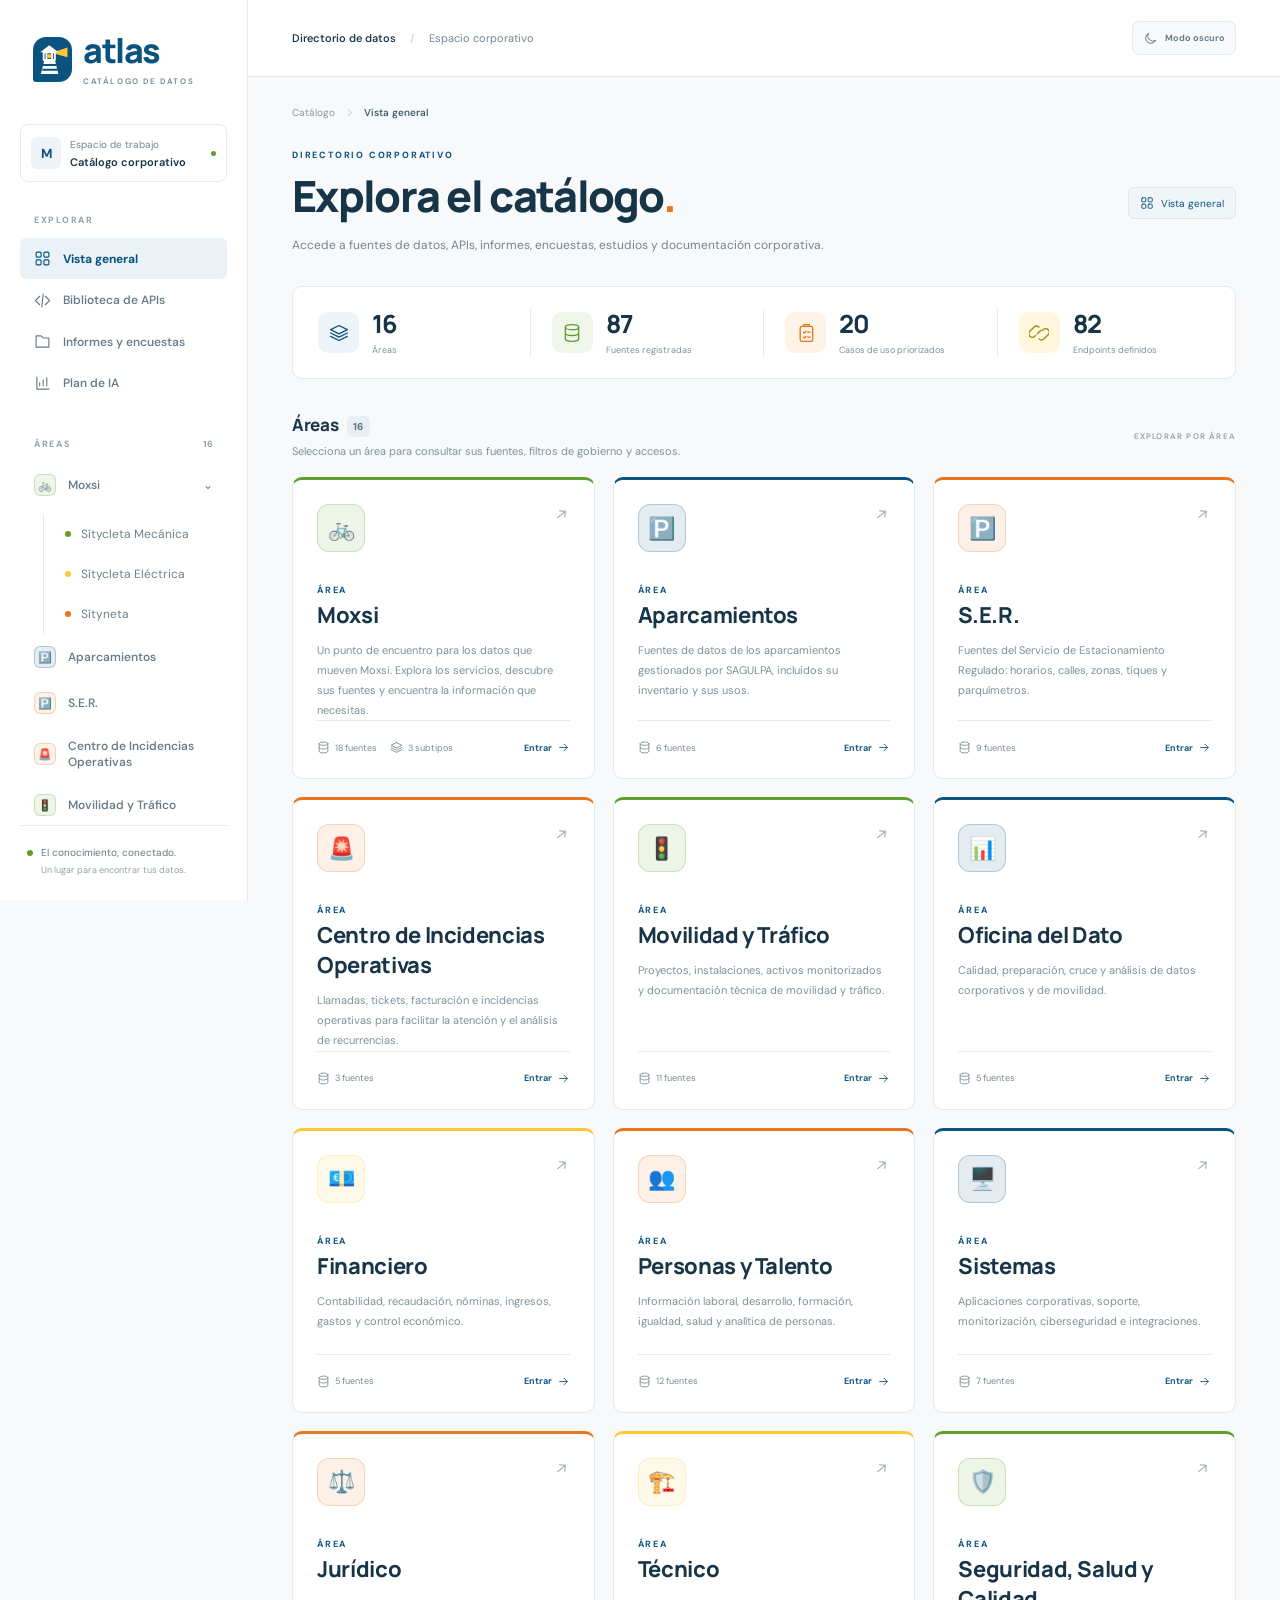
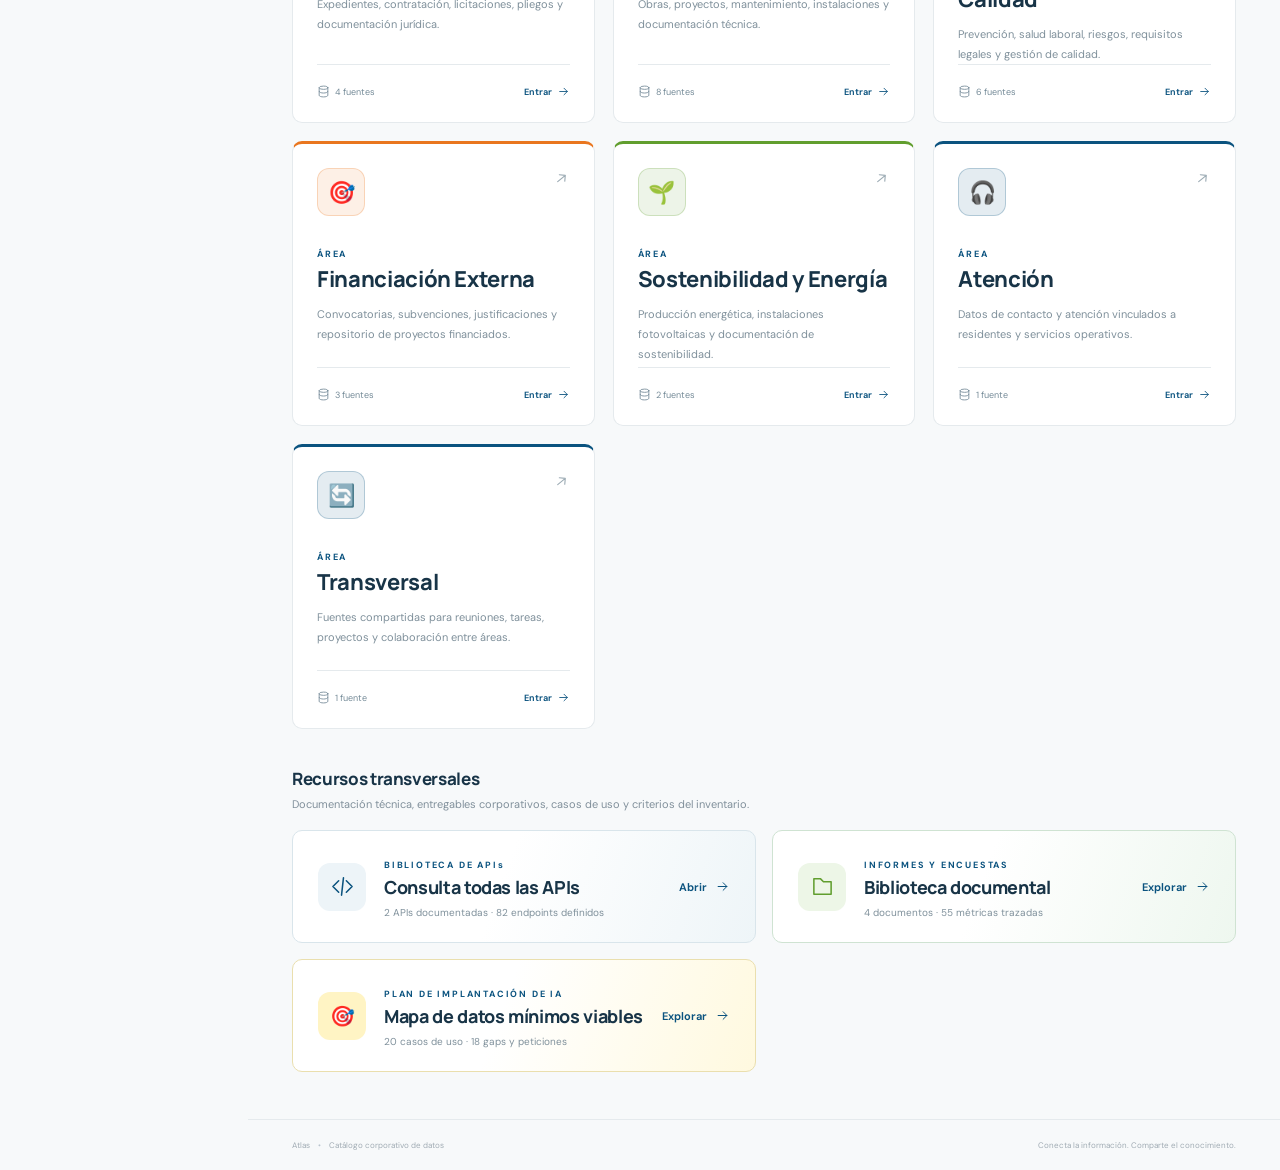
<file: index.html>
<!doctype html>
<html lang="es">
  <head>
    <meta charset="UTF-8" />
    <meta name="viewport" content="width=device-width, initial-scale=1" />
    <meta id="theme-color" name="theme-color" content="#0B537F" />
    <title>Atlas · Catálogo de datos</title>
    <script>
      (() => {
        const storageKey = "atlas-theme";
        let savedTheme;
        try {
          savedTheme = localStorage.getItem(storageKey);
        } catch (_) {}
        const theme =
          savedTheme === "light" || savedTheme === "dark"
            ? savedTheme
            : matchMedia("(prefers-color-scheme: dark)").matches
              ? "dark"
              : "light";
        document.documentElement.dataset.theme = theme;
      })();
    </script>
    <link rel="stylesheet" href="styles.css" />
  </head>
  <body>
    <a class="skip" href="#main">Saltar al contenido</a>
    <aside class="sidebar" aria-label="Navegación principal">
      <a class="brand" href="#/overview"
        ><span class="brand-icon" aria-hidden="true"
          ><svg viewBox="0 0 48 52" role="img">
            <path class="lighthouse-beam" d="M27 15 45 9v14l-18-5z" />
            <path class="lighthouse-body" d="m6 16 13-10 13 10H6Z" />
            <path
              class="lighthouse-frame"
              d="M11 16h16v11H11zM15 16v11m8-11v11"
            />
            <circle class="lighthouse-light" cx="19" cy="21.5" r="3" />
            <path class="lighthouse-body" d="M12 27h15l5 20H7l5-20Z" />
            <path
              class="lighthouse-stripes"
              d="M10 34h19M9 41h22"
            /></svg></span
        ><span>atlas<small>CATÁLOGO DE DATOS</small></span></a
      >
      <div class="workspace">
        <span class="workspace-icon">M</span>
        <div>Espacio de trabajo<small>Catálogo corporativo</small></div>
        <span class="workspace-dot"></span>
      </div>
      <div class="nav-label">EXPLORAR</div>
      <a class="nav-item" href="#/overview" id="overview-nav"
        ><span data-icon="grid"></span>Vista general</a
      >
      <a class="nav-item" href="#/apis" id="api-nav"
        ><span data-icon="code"></span>Biblioteca de APIs</a
      >
      <a class="nav-item" href="#/documents" id="document-nav"
        ><span data-icon="folder"></span>Informes y encuestas</a
      >
      <a class="nav-item" href="#/plan-ia" id="inventory-nav"
        ><span data-icon="chart"></span>Plan de IA</a
      >
      <div class="nav-label area-label">ÁREAS <span>01</span></div>
      <div id="department-nav"></div>
      <div class="sidebar-bottom">
        <span class="live-dot"></span>
        <div>
          El conocimiento, conectado.<small
            >Un lugar para encontrar tus datos.</small
          >
        </div>
      </div>
    </aside>
    <div class="app">
      <header class="topbar">
        <div class="topbar-title">
          Directorio de datos <span>/</span>
          <span class="muted">Espacio corporativo</span>
        </div>
        <div class="topbar-right">
          <button class="theme-toggle" id="theme-toggle" type="button">
            <span class="theme-toggle-icon" aria-hidden="true"></span>
            <span class="theme-toggle-label"></span>
          </button>
        </div>
      </header>
      <main id="main" tabindex="-1"></main>
      <footer>
        <span
          >Atlas <span class="footer-dot">•</span> Catálogo corporativo de
          datos</span
        ><span>Conecta la información. Comparte el conocimiento.</span>
      </footer>
    </div>
    <script src="catalog-data.js"></script>
    <script src="inventory-data.js"></script>
    <script src="api-library.js"></script>
    <script src="nextbike-api-data.js"></script>
    <script src="document-library.js"></script>
    <script src="app.js"></script>
  </body>
</html>
</file>
<file: styles.css>
@import url("https://fonts.googleapis.com/css2?family=DM+Sans:wght@400;450;500;550;600;650;700&family=Manrope:wght@400;500;600;650;700;750;800&display=swap");

:root {
  color-scheme: light;
  --primary: #0b537f;
  --orange: #e9761f;
  --yellow: #fec735;
  --green: #619e2e;
  --ink: #183447;
  --muted: #758491;
  --line: #e5eaed;
  --background: #f7f9fa;
  --sidebar: 248px;
}
* {
  box-sizing: border-box;
}
[hidden] {
  display: none !important;
}
body {
  margin: 0;
  background: var(--background);
  color: var(--ink);
  font-family: "DM Sans", sans-serif;
  font-size: 14px;
  -webkit-font-smoothing: antialiased;
}
a {
  color: inherit;
  text-decoration: none;
}
button,
input,
select {
  font: inherit;
}
button,
a,
input,
select {
  -webkit-tap-highlight-color: transparent;
}
button {
  cursor: pointer;
}
a,
button,
input,
select {
  outline-offset: 5px;
}
a:focus-visible,
button:focus-visible,
input:focus-visible,
select:focus-visible {
  outline: 2px solid var(--primary);
}
svg {
  flex-shrink: 0;
  vertical-align: middle;
}
.skip {
  position: fixed;
  left: 20px;
  top: -60px;
  padding: 12px;
  background: white;
  z-index: 100;
}
.skip:focus {
  top: 12px;
}
.sidebar {
  width: var(--sidebar);
  background: #fff;
  border-right: 1px solid var(--line);
  position: fixed;
  inset: 0 auto 0 0;
  padding: 33px 20px 24px;
  display: flex;
  flex-direction: column;
  z-index: 10;
}
.brand {
  display: flex;
  align-items: center;
  gap: 11px;
  padding: 0 13px;
  color: var(--primary);
  font-family: Manrope, sans-serif;
  font-weight: 800;
  font-size: 34px;
  letter-spacing: -1.4px;
  line-height: 1;
}
.brand small {
  display: block;
  font-family: "DM Sans", sans-serif;
  font-size: 8px;
  font-weight: 650;
  letter-spacing: 1.6px;
  color: #7b8c99;
  margin-top: 10px;
}
.brand-icon {
  width: 39px;
  height: 45px;
  border-radius: 13px 13px 13px 3px;
  background: var(--primary);
  color: white;
  display: grid;
  place-items: center;
}
.brand-icon svg {
  width: 86%;
  height: 86%;
  overflow: visible;
}
.lighthouse-body {
  fill: currentColor;
}
.lighthouse-frame {
  fill: none;
  stroke: currentColor;
  stroke-width: 2.7;
  stroke-linejoin: round;
}
.lighthouse-beam,
.lighthouse-light {
  fill: #fec735;
}
.lighthouse-stripes {
  fill: none;
  stroke: #0b537f;
  stroke-width: 3;
}
.workspace {
  border: 1px solid var(--line);
  border-radius: 8px;
  padding: 12px 10px;
  display: flex;
  align-items: center;
  gap: 9px;
  margin: 39px 0 32px;
  font-size: 10px;
  color: var(--muted);
}
.workspace-icon {
  background: #edf3f6;
  color: var(--primary);
  border-radius: 6px;
  width: 30px;
  height: 32px;
  display: grid;
  place-items: center;
  font-size: 13px;
  font-weight: 700;
}
.workspace small {
  display: block;
  font-size: 11px;
  font-weight: 600;
  color: var(--ink);
  margin-top: 4px;
}
.workspace-dot {
  width: 5px;
  height: 5px;
  background: var(--green);
  border-radius: 50%;
  margin-left: auto;
}
.nav-label {
  font-size: 9px;
  font-weight: 700;
  letter-spacing: 1.7px;
  color: #94a0a9;
  padding: 0 14px;
  margin-bottom: 12px;
}
.nav-item {
  display: flex;
  align-items: center;
  gap: 12px;
  padding: 12px 14px;
  border-radius: 6px;
  font-size: 12px;
  font-weight: 550;
  color: #677a88;
  transition: background 0.15s;
}
.nav-item svg {
  width: 17px;
  height: 17px;
}
.area-emoji {
  width: 22px;
  height: 22px;
  display: grid;
  place-items: center;
  flex-shrink: 0;
  border: 1px solid color-mix(in srgb, var(--area-accent) 25%, transparent);
  border-radius: 6px;
  background: color-mix(in srgb, var(--area-accent) 10%, transparent);
  font-size: 11px;
}
.nav-item:hover {
  background: #f4f7f9;
}
.area-label {
  margin-top: 34px;
  display: flex;
  justify-content: space-between;
}
.area-label span {
  letter-spacing: 0;
  font-size: 9px;
}
#department-nav {
  flex: 1;
  min-height: 0;
  margin-right: -8px;
  padding-right: 8px;
  overflow-y: auto;
  scrollbar-color: #c7d4dc transparent;
  scrollbar-width: thin;
}
.nav-item.active {
  color: var(--primary);
  background: #eaf2f7;
  font-weight: 700;
}
.nav-chevron {
  margin-left: auto;
}
.service-nav {
  margin: 6px 0 0 23px;
  border-left: 1px solid var(--line);
  padding-left: 17px;
}
.service-nav a {
  display: flex;
  align-items: center;
  gap: 10px;
  padding: 12px 4px;
  font-size: 12px;
  color: #70808c;
}
.service-nav a:hover,
.service-nav a.active {
  color: var(--primary);
  font-weight: 650;
}
.service-dot {
  width: 6px;
  height: 6px;
  border-radius: 50%;
  background: var(--green);
}
.service-dot.orange {
  background: var(--orange);
}
.service-dot.electric {
  background: var(--yellow);
}
.sidebar-bottom {
  border-top: 1px solid var(--line);
  margin-top: auto;
  padding: 20px 7px 0;
  display: flex;
  align-items: flex-start;
  gap: 8px;
  font-size: 10px;
  color: #647886;
}
.live-dot {
  display: inline-block;
  height: 6px;
  width: 6px;
  border-radius: 50%;
  background: var(--green);
  flex-shrink: 0;
}
.sidebar-bottom .live-dot {
  margin-top: 4px;
}
.sidebar-bottom small {
  display: block;
  color: #94a0a9;
  font-size: 9px;
  margin-top: 5px;
}
.app {
  margin-left: var(--sidebar);
}
.topbar {
  height: 77px;
  background: #fff;
  border-bottom: 1px solid var(--line);
  display: flex;
  align-items: center;
  justify-content: space-between;
  padding: 0 44px;
}
.topbar-title {
  font-size: 11px;
  font-weight: 550;
  display: flex;
  gap: 14px;
}
.topbar-title > span:first-child {
  color: #c9d2d8;
}
.muted {
  color: var(--muted);
  font-weight: 400;
}
.topbar-right {
  display: flex;
  align-items: center;
  gap: 25px;
}
.theme-toggle {
  display: inline-flex;
  height: 34px;
  align-items: center;
  gap: 7px;
  padding: 0 10px;
  border: 1px solid var(--line);
  border-radius: 7px;
  background: #f7f9fa;
  color: #627988;
  transition:
    color 0.15s,
    background 0.15s,
    border-color 0.15s;
}
.theme-toggle:hover {
  background: #edf3f6;
  color: var(--primary);
}
.theme-toggle-icon {
  display: grid;
  place-items: center;
}
.theme-toggle-icon svg {
  width: 15px;
  height: 15px;
}
.theme-toggle-label {
  font-size: 9px;
  font-weight: 650;
  white-space: nowrap;
}
main {
  max-width: 1470px;
  padding: 29px 44px 32px;
  margin: 0 auto;
  min-height: calc(100vh - 138px);
}
main:focus {
  outline: none;
}
.breadcrumbs {
  display: flex;
  gap: 9px;
  align-items: center;
  font-size: 10px;
  color: #8997a2;
  margin-bottom: 30px;
}
.breadcrumbs svg {
  width: 11px;
  height: 11px;
  color: #a9b6be;
}
.breadcrumbs > span:last-child,
.breadcrumbs > a:last-child {
  color: #38576c;
  font-weight: 550;
}
.breadcrumbs a:hover {
  text-decoration: underline;
}
.page-heading {
  display: flex;
  justify-content: space-between;
  gap: 20px;
  align-items: center;
  margin-bottom: 29px;
}
.eyebrow {
  color: var(--primary);
  font-size: 9px;
  letter-spacing: 1.8px;
  font-weight: 700;
  margin-bottom: 9px;
}
h1,
h2,
h3,
p {
  margin: 0;
}
h1,
h2,
h3 {
  font-family: Manrope, sans-serif;
}
h1 {
  font-size: 43px;
  font-weight: 800;
  letter-spacing: -1.7px;
  line-height: 1.22;
}
.heading-dot {
  color: var(--orange);
}
.page-heading p {
  max-width: 590px;
  color: #758591;
  font-size: 12px;
  line-height: 1.9;
  margin-top: 12px;
}
.heading-emoji {
  margin-right: 12px;
  font-size: 0.72em;
  vertical-align: 0.08em;
}
.department-chip {
  display: flex;
  align-items: center;
  gap: 7px;
  border: 1px solid #dde7ed;
  background: #f0f5f8;
  color: var(--primary);
  font-size: 10px;
  border-radius: 6px;
  padding: 8px 11px;
  white-space: nowrap;
}
.department-chip svg {
  width: 14px;
  height: 14px;
}
.stats {
  display: grid;
  grid-template-columns: repeat(4, 1fr);
  border: 1px solid var(--line);
  background: #fff;
  border-radius: 10px;
  padding: 22px 4px;
  margin-bottom: 34px;
  box-shadow: 0 3px 5px #19394c02;
}
.stat {
  display: flex;
  gap: 13px;
  align-items: center;
  padding: 0 21px;
  border-right: 1px solid var(--line);
}
.stat:last-child {
  border: 0;
}
.stat-icon {
  display: grid;
  place-items: center;
  width: 41px;
  height: 41px;
  border-radius: 10px;
  flex-shrink: 0;
}
.blue {
  color: var(--primary);
  background: #edf4f8;
}
.green {
  color: var(--green);
  background: #f0f6e9;
}
.orange {
  color: var(--orange);
  background: #fff2e7;
}
.yellow {
  color: #aa850a;
  background: #fff8df;
}
.purple {
  color: #735ca4;
  background: #f2edf9;
}
.stat strong {
  font-family: Manrope, sans-serif;
  display: block;
  font-size: 25px;
  font-weight: 750;
  line-height: 1.2;
  letter-spacing: -0.7px;
}
.stat div > span {
  display: block;
  color: #81909b;
  font-size: 9px;
  margin-top: 5px;
}
.section-heading {
  display: flex;
  justify-content: space-between;
  align-items: center;
  margin-bottom: 19px;
  gap: 15px;
}
h2 {
  font-size: 17px;
  font-weight: 750;
  letter-spacing: -0.35px;
}
.section-heading p {
  color: #81909b;
  font-size: 11px;
  margin-top: 7px;
}
.section-count {
  font-size: 10px;
  color: #86959e;
}
.services {
  display: grid;
  grid-template-columns: repeat(auto-fit, minmax(245px, 1fr));
  gap: 18px;
  margin-bottom: 34px;
}
.service-card {
  border: 1px solid #dfe8d7;
  border-radius: 9px;
  padding: 21px 22px;
  display: flex;
  align-items: center;
  gap: 17px;
  position: relative;
  overflow: hidden;
  transition:
    transform 0.18s,
    box-shadow 0.18s;
  background: linear-gradient(115deg, #fff 40%, #f4f8ed);
}
.service-card.orange {
  border-color: #f1e0d3;
  background: linear-gradient(115deg, #fff 40%, #fff4e9);
}
.service-card.electric {
  border-color: #eee1a9;
  background: linear-gradient(115deg, #fff 40%, #fff9df);
}
.service-card::after {
  content: "";
  position: absolute;
  width: 100px;
  height: 100px;
  border: 1px solid currentColor;
  border-radius: 50%;
  right: 18px;
  top: -60px;
  opacity: 0.07;
}
.service-card:hover,
.source-card:hover {
  transform: translateY(-3px);
  box-shadow: 0 8px 22px #17374b0b;
}
.service-art {
  width: 47px;
  height: 47px;
  display: grid;
  place-items: center;
  border-radius: 12px;
  background: #edf5e4;
}
.orange .service-art {
  background: #fff0de;
}
.electric .service-art {
  background: #fff4c4;
  color: #987610;
}
.service-art svg {
  width: 29px;
  height: 29px;
}
.service-card h3 {
  font-size: 17px;
  color: #264333;
  letter-spacing: -0.3px;
}
.service-card.orange h3 {
  color: #65462c;
}
.service-card.electric h3 {
  color: #66551f;
}
.service-card p {
  font-size: 10px;
  margin-top: 6px;
  color: #8a9588;
}
.service-card.orange p {
  color: #a39180;
}
.service-card.electric p {
  color: #9a8b58;
}
.service-arrow {
  margin-left: auto;
}
.service-arrow svg {
  width: 18px;
}
.count-pill {
  display: inline-grid;
  place-items: center;
  background: #e9eef2;
  color: #597385;
  font-family: "DM Sans", sans-serif;
  font-size: 10px;
  height: 21px;
  min-width: 23px;
  border-radius: 5px;
  vertical-align: middle;
  margin-left: 6px;
  letter-spacing: 0;
}
.section-kicker {
  font-size: 8px;
  font-weight: 600;
  letter-spacing: 1.2px;
  color: #96a2ab;
}
.source-view-options {
  display: flex;
  align-items: center;
  gap: 9px;
}
.source-view-options > span {
  color: #8797a1;
  font-size: 9px;
  font-weight: 650;
}
.column-switcher {
  display: flex;
  padding: 3px;
  border: 1px solid var(--line);
  border-radius: 7px;
  background: #fff;
}
.column-switcher button {
  height: 30px;
  min-width: 47px;
  padding: 0 8px;
  border: 0;
  border-radius: 5px;
  display: flex;
  align-items: center;
  justify-content: center;
  gap: 6px;
  background: transparent;
  color: #7d8e99;
  font-size: 9px;
}
.column-switcher button:hover {
  background: #f3f7f9;
}
.column-switcher button[aria-pressed="true"] {
  background: #eaf2f7;
  color: var(--primary);
}
.column-switcher b {
  font: inherit;
  font-weight: 750;
}
.column-preview {
  width: 17px;
  height: 13px;
  display: flex;
  gap: 2px;
}
.column-preview i {
  flex: 1;
  border: 1px solid currentColor;
  border-radius: 1px;
  opacity: 0.8;
}
.search-toolbar {
  display: flex;
  gap: 13px;
  margin-bottom: 18px;
}
.search {
  flex: 1;
  background: white;
  border: 1px solid #e0e7eb;
  border-radius: 7px;
  display: flex;
  align-items: center;
  gap: 10px;
  padding: 0 13px;
  height: 42px;
  color: #8a9aa5;
}
.search svg {
  width: 16px;
  height: 16px;
}
.search input {
  border: 0;
  background: transparent;
  outline: none;
  width: 100%;
  min-width: 0;
  font-size: 11px;
  color: var(--ink);
  height: 100%;
}
.search:focus-within {
  border-color: var(--primary);
  box-shadow: 0 0 0 2px #0b537f14;
}
.search input::placeholder {
  color: #9aa6ae;
}
.search kbd {
  border: 1px solid var(--line);
  border-radius: 3px;
  padding: 2px 5px;
  font-size: 10px;
  color: #9ca7af;
}
.filter {
  display: flex;
  align-items: center;
  gap: 7px;
  padding: 0 11px;
  background: #fff;
  border: 1px solid #e0e7eb;
  border-radius: 7px;
  color: #728794;
}
.filter svg {
  width: 14px;
}
.filter select {
  height: 40px;
  background: transparent;
  border: 0;
  font-size: 10px;
  color: #577184;
  padding-right: 12px;
  max-width: 190px;
}
.facet-panel {
  margin: 13px 0 18px;
  border: 1px solid var(--line);
  border-radius: 9px;
  background: #fff;
}
.facet-panel summary {
  display: flex;
  align-items: center;
  gap: 12px;
  padding: 15px 17px;
  cursor: pointer;
  list-style: none;
}
.facet-panel summary::-webkit-details-marker {
  display: none;
}
.facet-panel summary > span {
  display: inline-flex;
  align-items: center;
  gap: 7px;
  color: var(--ink);
  font-size: 11px;
  font-weight: 700;
}
.facet-panel summary svg {
  width: 15px;
  height: 15px;
  color: var(--primary);
}
.facet-panel summary small {
  color: #8b9aa4;
  font-size: 9px;
}
.facet-panel summary strong {
  margin-left: auto;
  color: var(--primary);
  font-size: 9px;
}
.facet-panel[open] summary {
  border-bottom: 1px solid var(--line);
}
.facet-grid {
  display: grid;
  grid-template-columns: repeat(4, 1fr);
  gap: 12px;
  padding: 17px 17px 12px;
}
.facet-filter {
  display: flex;
  flex-direction: column;
  gap: 6px;
}
.facet-filter > span {
  display: block;
  color: #728794;
  font-size: 8px;
  font-weight: 650;
  line-height: 1.45;
  text-transform: uppercase;
}
.facet-filter select {
  width: 100%;
  height: 35px;
  padding: 0 9px;
  border: 1px solid var(--line);
  border-radius: 5px;
  background: #f8fafb;
  color: var(--ink);
  font-size: 9px;
}
.clear-facets {
  margin: 0 17px 15px;
  padding: 5px 0;
  border: 0;
  background: transparent;
  color: var(--primary);
  font-size: 9px;
  font-weight: 650;
}
.source-grid {
  display: grid;
  gap: 18px;
}
.source-grid[data-columns="2"] {
  grid-template-columns: repeat(2, minmax(0, 1fr));
}
.source-grid[data-columns="3"] {
  grid-template-columns: repeat(3, minmax(0, 1fr));
}
.source-grid[data-columns="4"] {
  grid-template-columns: repeat(4, minmax(0, 1fr));
  gap: 14px;
}
.source-grid[data-columns="3"] .source-card,
.source-grid[data-columns="4"] .source-card {
  padding-right: 18px;
  padding-left: 18px;
}
.source-grid[data-columns="4"] .source-name {
  align-items: flex-start;
  flex-direction: column;
  gap: 6px;
  font-size: 16px;
}
.source-grid[data-columns="4"] .source-card > p {
  font-size: 10px;
}
.source-card {
  background: #fff;
  border: 1px solid var(--line);
  border-radius: 9px;
  display: flex;
  flex-direction: column;
  padding: 21px 22px 0;
  transition:
    transform 0.18s,
    box-shadow 0.18s;
}
.source-card-top {
  display: flex;
  align-items: center;
  justify-content: space-between;
  margin-bottom: 17px;
}
.source-logo {
  width: 43px;
  height: 43px;
  border-radius: 11px;
  display: grid;
  place-items: center;
  font-family: Manrope, sans-serif;
  font-size: 22px;
  font-weight: 800;
  letter-spacing: -1px;
}
.source-logo.purple {
  font-size: 33px;
  padding-bottom: 5px;
}
.source-logo.image-logo {
  background: #fff;
  overflow: hidden;
  padding: 0;
  border: 1px solid #edf0f2;
}
.source-logo.image-logo img {
  display: block;
  width: 100%;
  height: 100%;
  object-fit: contain;
}
.source-logo.icon-logo svg {
  width: 23px;
  height: 23px;
}
.source-logo.icon-logo.large svg {
  width: 39px;
  height: 39px;
}
.logo-fallback {
  display: none;
  width: 100%;
  height: 100%;
  place-items: center;
  color: var(--primary);
  background: #edf4f8;
  font:
    800 20px/1 Manrope,
    sans-serif;
}
.source-logo.logo-error img {
  display: none;
}
.source-logo.logo-error .logo-fallback {
  display: grid;
}
.source-logo.large .logo-fallback {
  font-size: 30px;
}
.card-open {
  color: #9cabb4;
}
.card-open svg {
  width: 17px;
  height: 17px;
  transform: rotate(-40deg);
}
.source-name {
  display: flex;
  align-items: center;
  gap: 10px;
  font-family: Manrope, sans-serif;
  font-size: 19px;
  font-weight: 800;
  letter-spacing: -0.5px;
}
.category {
  font-family: "DM Sans", sans-serif;
  font-size: 8px;
  font-weight: 500;
  color: #8997a0;
  border: 1px solid var(--line);
  border-radius: 4px;
  padding: 3px 6px;
  letter-spacing: 0;
}
.source-card > p {
  font-size: 11px;
  color: #84929c;
  line-height: 1.8;
  margin-top: 9px;
  min-height: 40px;
  max-width: 370px;
}
.data-labels {
  display: flex;
  flex-wrap: wrap;
  gap: 6px;
  margin: 17px 0 23px;
}
.data-labels > span {
  display: flex;
  align-items: center;
  gap: 5px;
  font-size: 8px;
  color: #728794;
  background: #f6f8fa;
  padding: 6px 7px;
  border-radius: 4px;
}
.completion-mini {
  padding: 4px 6px;
  border-radius: 4px;
  font-size: 8px;
  font-weight: 650;
}
.completion-mini.review {
  background: #fff7e4;
  color: #926b13 !important;
}
.completion-mini.complete {
  background: #eff6e9;
  color: #5a812f !important;
}
.data-labels svg {
  width: 12px;
  height: 12px;
}
.source-card-bottom {
  border-top: 1px solid #edf0f2;
  padding: 14px 0;
  display: flex;
  justify-content: space-between;
  align-items: center;
  gap: 6px;
  margin-top: auto;
}
.source-card-bottom > span:last-child {
  color: #98a4ac;
  font-size: 9px;
}
.badge {
  display: inline-flex;
  align-items: center;
  gap: 5px;
  padding: 5px 7px;
  border-radius: 4px;
  font-size: 8px;
  white-space: nowrap;
  font-weight: 500;
  line-height: 1.3;
}
.badge i {
  height: 4px;
  width: 4px;
  border-radius: 50%;
  background: currentColor;
}
.pending {
  background: #fff7e4;
  color: #926b13;
}
.available {
  background: #eff6e9;
  color: #5a812f;
}
.direct {
  background: #eaf2f7;
  color: var(--primary);
}
.neutral {
  background: #f0f3f5;
  color: #7d8d99;
}
.results-footer {
  display: flex;
  align-items: center;
  justify-content: space-between;
  margin-top: 15px;
  font-size: 9px;
  color: #97a3ac;
}
.results-footer > span:last-child {
  display: flex;
  align-items: center;
  gap: 5px;
}
.results-footer svg {
  width: 12px;
  height: 12px;
}
.notice {
  display: flex;
  align-items: center;
  gap: 13px;
  background: #edf3f7;
  border: 1px solid #e1ebf1;
  padding: 17px 19px;
  border-radius: 7px;
  margin-top: 30px;
  color: #52758c;
}
.notice > svg {
  width: 18px;
  height: 18px;
  flex-shrink: 0;
}
.notice strong {
  font-size: 10px;
  font-weight: 650;
  color: #456c84;
}
.notice p {
  font-size: 10px;
  color: #8297a5;
  margin-top: 5px;
  line-height: 1.7;
}
.notice-tag {
  margin-left: auto;
  white-space: nowrap;
  font-size: 7px;
  letter-spacing: 1px;
  background: #e3edf3;
  border-radius: 4px;
  padding: 6px 8px;
}
.notice > a {
  font-size: 11px;
  white-space: nowrap;
  margin-left: auto;
}
.notice > a svg {
  width: 14px;
}
footer {
  max-width: 1470px;
  margin: auto;
  padding: 20px 44px;
  border-top: 1px solid var(--line);
  display: flex;
  justify-content: space-between;
  font-size: 8px;
  color: #a0abb3;
}
.footer-dot {
  padding: 0 6px;
  color: #b8c4cd;
}
.empty {
  grid-column: 1/-1;
  text-align: center;
  padding: 50px 20px;
  background: white;
  border: 1px dashed #dce4e9;
  border-radius: 8px;
  color: #8296a2;
}
.empty > svg {
  width: 30px;
  height: 30px;
  margin-bottom: 15px;
}
.empty h3 {
  color: var(--ink);
  font-size: 16px;
}
.empty p {
  font-size: 12px;
  margin: 12px 0;
  line-height: 1.8;
}
.text-button {
  display: inline-flex;
  align-items: center;
  gap: 7px;
  color: var(--primary);
  font-size: 12px;
  background: none;
  border: 0;
  padding: 8px;
}
.text-button:hover {
  text-decoration: underline;
}
.back-link {
  font-size: 11px;
  color: #7f94a1;
  display: inline-block;
  margin-bottom: 24px;
}
.back-link:hover {
  color: var(--primary);
}
.detail-heading {
  display: flex;
  align-items: center;
  gap: 20px;
  margin-bottom: 33px;
}
.source-logo.large {
  width: 76px;
  height: 76px;
  font-size: 36px;
  border-radius: 19px;
}
.source-logo.large.purple {
  font-size: 54px;
}
.detail-heading h1 {
  font-size: 36px;
}
.detail-heading p {
  font-size: 12px;
  color: #7e8e99;
  line-height: 1.8;
  max-width: 600px;
  margin-top: 9px;
}
.detail-heading > .badge {
  margin-left: auto;
}
.tabs {
  display: flex;
  gap: 25px;
  border-bottom: 1px solid var(--line);
  margin-bottom: 26px;
  overflow-x: auto;
}
.tabs button {
  flex-shrink: 0;
  border: 0;
  border-bottom: 2px solid transparent;
  background: transparent;
  font-size: 12px;
  padding: 15px 0;
  color: #7e8d97;
}
.tabs button[aria-selected="true"] {
  color: var(--primary);
  border-color: var(--primary);
  font-weight: 650;
}
.tabs button span {
  margin-left: 7px;
  font-size: 9px;
  background: #e7edf1;
  border-radius: 4px;
  padding: 2px 5px;
}
.detail-columns {
  display: grid;
  grid-template-columns: 1.25fr 1fr;
  gap: 22px;
}
.panel {
  background: white;
  border: 1px solid var(--line);
  border-radius: 9px;
  padding: 26px;
}
.panel > p {
  font-size: 12px;
  line-height: 1.9;
  color: #82929c;
  margin-top: 12px;
}
.panel h2 {
  font-size: 16px;
}
.panel dl {
  margin: 23px 0 0;
}
.panel dl > div {
  display: flex;
  justify-content: space-between;
  align-items: center;
  gap: 20px;
  padding: 15px 0;
  border-top: 1px solid var(--line);
  font-size: 11px;
}
.panel dt {
  color: #8a99a3;
}
.panel dd {
  margin: 0;
  text-align: right;
}
.pending-panel {
  background: #fffef9;
}
.pending-panel h2 {
  margin-top: 17px;
}
.pending-panel ul {
  padding: 0;
  list-style: none;
  margin: 20px 0;
}
.pending-panel li {
  display: flex;
  align-items: flex-start;
  gap: 10px;
  color: #7c8d98;
  font-size: 11px;
  line-height: 1.8;
  margin-bottom: 15px;
}
.pending-panel li svg {
  width: 14px;
  height: 14px;
  margin-top: 3px;
  color: #b29955;
}
.small-note {
  font-size: 10px;
  line-height: 1.8;
  color: #9c9a89;
  border-top: 1px solid #eeeade;
  padding-top: 17px;
}
.completion-block {
  margin: 20px 0 4px;
  padding: 13px;
  border: 1px solid #eee5c7;
  border-radius: 7px;
  background: #fffdf4;
}
.completion-block > div:first-child {
  display: flex;
  align-items: baseline;
  justify-content: space-between;
  gap: 12px;
}
.completion-block strong {
  color: #92710d;
  font-size: 17px;
}
.completion-block span {
  color: #928b72;
  font-size: 8px;
}
.completion-track {
  height: 5px;
  margin-top: 9px;
  overflow: hidden;
  border-radius: 4px;
  background: #eee8d7;
}
.completion-track i {
  display: block;
  height: 100%;
  border-radius: inherit;
  background: var(--yellow);
}
.dataset-row,
.access-row {
  display: flex;
  align-items: center;
  gap: 15px;
  padding: 23px 0;
  border-top: 1px solid var(--line);
  margin-top: 17px;
}
.dataset-row h3,
.access-row h3 {
  font-family: "DM Sans", sans-serif;
  font-size: 12px;
  font-weight: 600;
}
.dataset-row p,
.access-row p {
  font-size: 11px;
  color: #83949f;
  line-height: 1.8;
  margin-top: 6px;
}
.dataset-row > .badge,
.access-row > .badge,
.access-link {
  margin-left: auto;
  flex-shrink: 0;
}
.query-number {
  display: block;
  margin-bottom: 5px;
  color: var(--primary);
  font-size: 8px;
  font-weight: 700;
  letter-spacing: 1px;
  text-transform: uppercase;
}
.dataset-detail-link {
  display: inline-block;
  color: inherit;
  text-decoration: none;
}
.dataset-detail-link h3 {
  transition: color 0.2s ease;
}
.dataset-detail-link:hover h3,
.dataset-detail-link:focus-visible h3 {
  color: var(--primary);
}
.dataset-detail-link:focus-visible {
  border-radius: 4px;
  outline: 2px solid var(--primary);
  outline-offset: 4px;
}
.dataset-actions {
  display: flex;
  flex-shrink: 0;
  align-items: flex-end;
  gap: 10px;
  margin-left: auto;
}
.dataset-actions .access-link {
  margin-left: 0;
  padding: 7px 9px;
  border: 1px solid #dce6eb;
  border-radius: 5px;
  background: #f7fafb;
}
.query-guide {
  margin: 0 0 6px;
  border: 1px solid #cfe0e9;
  border-radius: 9px;
  overflow: hidden;
  background: #f8fbfc;
}
.query-documentation-heading {
  align-items: flex-end;
}
.query-documentation-heading > div {
  flex: 1;
  min-width: 0;
}
.query-documentation-heading p {
  max-width: none;
  white-space: nowrap;
}
.query-documentation-heading .access-link {
  margin-left: auto;
}
.query-documentation-page {
  margin-top: 24px;
}
.query-documentation-page .query-guide {
  margin-bottom: 0;
}
.query-guide > summary {
  min-height: 64px;
  padding: 13px 16px;
  display: flex;
  align-items: center;
  gap: 12px;
  cursor: pointer;
  list-style: none;
}
.query-guide > summary::-webkit-details-marker,
.column-dictionary > summary::-webkit-details-marker {
  display: none;
}
.query-guide > summary > span:nth-child(2) {
  flex: 1;
}
.query-guide > summary strong {
  display: block;
  color: var(--ink);
  font-size: 11px;
}
.query-guide > summary small {
  display: block;
  margin-top: 4px;
  color: #80939f;
  font-size: 9px;
}
.query-guide-icon {
  width: 36px;
  height: 36px;
  display: grid;
  place-items: center;
  flex-shrink: 0;
  border-radius: 8px;
  background: #e9f3f8;
  color: var(--primary);
}
.query-guide-icon svg {
  width: 18px;
}
.query-guide[open] > summary {
  background: #f0f7fa;
}
.query-guide[open] > summary .endpoint-chevron {
  transform: rotate(180deg);
}
.query-guide-body {
  padding: 0 18px 18px;
  border-top: 1px solid #dce8ed;
  background: #fff;
}
.sample-disclaimer {
  margin: 18px 0 0;
  padding: 13px 14px;
  display: flex;
  align-items: flex-start;
  gap: 10px;
  border: 1px solid #e9dcaa;
  border-radius: 7px;
  background: #fffaf0;
  color: #8a6c11;
}
.sample-disclaimer svg {
  width: 17px;
  flex-shrink: 0;
}
.sample-disclaimer > div > strong,
.future-improvement > div > strong {
  display: block;
  font-size: 10px;
}
.sample-disclaimer p,
.future-improvement p {
  margin-top: 4px;
  font-size: 9px;
  line-height: 1.65;
}
.query-guide-section > .sample-disclaimer {
  margin: 0 0 14px;
}
.query-guide-section {
  padding: 22px 0;
  border-bottom: 1px solid var(--line);
}
.query-guide-section > summary {
  display: flex;
  align-items: center;
  gap: 12px;
  cursor: pointer;
  list-style: none;
}
.query-guide-section > summary::-webkit-details-marker {
  display: none;
}
.query-guide-section[open] > summary {
  margin-bottom: 14px;
}
.query-guide-section .query-guide-heading {
  flex: 1;
  margin-bottom: 0;
}
.section-chevron {
  flex-shrink: 0;
  color: var(--primary);
  font-size: 16px;
  transition: transform 0.2s ease;
}
.query-guide-section:not([open]) .section-chevron {
  transform: rotate(-90deg);
}
.query-guide-heading {
  display: flex;
  align-items: flex-start;
  gap: 10px;
  margin-bottom: 14px;
}
.query-guide-heading > span {
  width: 25px;
  height: 25px;
  display: grid;
  place-items: center;
  flex-shrink: 0;
  border-radius: 7px;
  background: #e9f3f8;
  color: var(--primary);
  font-size: 8px;
  font-weight: 750;
}
.query-guide-heading h3 {
  color: var(--ink);
  font-size: 12px;
}
.query-guide-heading p {
  margin-top: 4px;
  color: #84949e;
  font-size: 9px;
}
.query-input-grid,
.active-rule-grid {
  display: grid;
  grid-template-columns: repeat(2, minmax(0, 1fr));
  gap: 10px;
}
.query-input-grid > div,
.active-rule-grid article {
  padding: 14px;
  border: 1px solid var(--line);
  border-radius: 7px;
  background: #f8fafb;
}
.query-input-grid > div > span {
  width: 29px;
  height: 29px;
  display: grid;
  place-items: center;
  margin-bottom: 10px;
  border-radius: 7px;
  background: #eaf2f7;
  color: var(--primary);
}
.query-input-grid svg {
  width: 14px;
}
.query-input-grid strong,
.active-rule-grid strong {
  color: var(--ink);
  font-size: 10px;
}
.query-input-grid p,
.active-rule-grid p {
  margin-top: 4px;
  color: #84949e;
  font-size: 9px;
  line-height: 1.55;
}
.active-rule-grid article {
  display: flex;
  align-items: center;
  gap: 11px;
}
.active-value {
  width: 24px;
  height: 24px;
  display: inline-grid;
  place-items: center;
  flex-shrink: 0;
  border-radius: 6px;
  font-size: 9px;
  font-weight: 800;
}
.active-value.enabled {
  background: #e8f4df;
  color: #4f7e27;
}
.active-value.disabled {
  background: #fff0e5;
  color: #a9541d;
}
.calculation-callout {
  margin-top: 11px;
  padding: 15px;
  display: flex;
  align-items: center;
  justify-content: space-between;
  gap: 20px;
  border-radius: 7px;
  background: #0b537f;
  color: #fff;
}
.calculation-callout > div {
  flex: 1;
  min-width: 0;
}
.calculation-callout .eyebrow {
  color: #a9d8f2;
  font-size: 7px;
}
.calculation-callout > div > strong {
  display: block;
  margin-top: 5px;
  font-size: 13px;
}
.calculation-callout p {
  max-width: none;
  margin-top: 5px;
  color: #c3dfed;
  font-size: 9px;
  line-height: 1.6;
  white-space: nowrap;
}
.calculation-callout code {
  padding: 9px 11px;
  border: 1px solid #ffffff3b;
  border-radius: 6px;
  background: #ffffff13;
  color: #fff;
  font-size: 10px;
  white-space: nowrap;
}
.rule-note {
  margin-top: 11px;
  padding: 10px 12px;
  display: flex;
  align-items: flex-start;
  gap: 7px;
  border-radius: 6px;
  background: #f1f6f8;
  color: #66808e;
  font-size: 9px;
  line-height: 1.65;
}
.rule-note svg {
  width: 14px;
  flex-shrink: 0;
}
.rule-note > span {
  flex: 1;
}
.query-guide .field-reference {
  color: #0b6d9e;
  font-weight: 800;
}
.calculation-callout .field-reference {
  color: #ffe27a;
}
:root[data-theme="dark"] .query-guide .field-reference {
  color: #79caef;
}
:root[data-theme="dark"] .calculation-callout .field-reference {
  color: #ffe27a;
}
.active-timeline {
  position: relative;
  display: grid;
  grid-template-columns: repeat(4, minmax(0, 1fr));
  gap: 14px;
  margin-top: 12px;
  padding-top: 20px;
}
.active-timeline::before {
  content: "";
  position: absolute;
  top: 7px;
  right: 11%;
  left: 11%;
  height: 2px;
  background: #c9dce6;
}
.active-timeline > div {
  position: relative;
  padding: 7px 9px 9px;
  border-radius: 5px;
  background: #f7fafb;
}
.active-timeline > div::before {
  content: "";
  position: absolute;
  top: -18px;
  left: 50%;
  width: 9px;
  height: 9px;
  border: 2px solid #fff;
  border-radius: 50%;
  background: var(--orange);
  box-shadow: 0 0 0 1px var(--orange);
  transform: translateX(-50%);
}
.active-timeline span {
  color: var(--orange);
  font-size: 8px;
  font-weight: 750;
  text-transform: uppercase;
}
.active-timeline p {
  margin-top: 5px;
  color: #778b97;
  font-size: 8px;
  line-height: 1.5;
}
.sample-table-wrap {
  max-width: 100%;
  overflow-x: auto;
  border: 1px solid var(--line);
  border-radius: 7px;
}
.sample-data-table {
  min-width: 2180px;
  width: 100%;
  border-collapse: collapse;
  text-align: left;
}
.membership-sample-table .sample-data-table {
  min-width: 1500px;
}
.sample-data-table th {
  padding: 10px;
  border-right: 1px solid #dce5e9;
  border-bottom: 1px solid #d5e0e5;
  background: #edf4f7;
  color: #567283;
  font-size: 8px;
  white-space: nowrap;
}
.sample-data-table td {
  padding: 10px;
  border-right: 1px solid #edf1f3;
  border-bottom: 1px solid #edf1f3;
  color: #617682;
  font-size: 9px;
  white-space: nowrap;
}
.sample-data-table tbody tr:nth-child(even) {
  background: #fafcfd;
}
.sample-data-table code {
  color: #315a72;
  font-size: 9px;
}
.sample-cell-value {
  display: inline-flex;
  align-items: center;
  gap: 6px;
}
.sample-cell-value > small {
  padding: 2px 4px;
  border-radius: 3px;
  background: #fff5d9;
  color: #906b16;
  font-size: 7px;
  font-weight: 650;
}
.sample-null {
  color: #a6b1b8;
  font-size: 8px;
  font-style: italic;
}
.channel-value {
  display: flex;
  align-items: center;
  gap: 6px;
}
.channel-value strong {
  color: var(--ink);
}
.channel-value small {
  padding: 3px 5px;
  border-radius: 4px;
  background: #eaf2f7;
  color: var(--primary);
  font-size: 7px;
}
.table-scroll-hint {
  margin-top: 7px;
  color: #93a0a8;
  font-size: 8px;
  text-align: right;
}
.channel-map {
  display: flex;
  flex-wrap: wrap;
  gap: 8px;
}
.channel-map span {
  padding: 8px 10px;
  display: inline-flex;
  align-items: center;
  gap: 7px;
  border: 1px solid var(--line);
  border-radius: 6px;
  color: #758994;
  font-size: 9px;
}
.channel-map strong {
  color: var(--primary);
}
.query-section-count {
  color: var(--muted);
  font-size: 8px;
  white-space: nowrap;
}
.interpretation-pending-grid {
  display: grid;
  grid-template-columns: repeat(2, minmax(0, 1fr));
  gap: 10px;
}
.interpretation-pending-grid article {
  padding: 14px;
  border: 1px solid #eadfae;
  border-radius: 7px;
  background: #fffdf5;
}
.interpretation-pending-grid article > div {
  display: flex;
  align-items: center;
  justify-content: space-between;
  gap: 10px;
}
.interpretation-pending-grid article > div > strong {
  color: var(--ink);
  font-size: 10px;
}
.interpretation-pending-grid code {
  display: block;
  margin-top: 11px;
  color: #816515;
  font-size: 9px;
}
.interpretation-pending-grid p {
  margin-top: 8px;
  color: #7c714f;
  font-size: 9px;
  line-height: 1.6;
}
.membership-catalog-list {
  display: grid;
  grid-template-columns: repeat(4, minmax(0, 1fr));
  gap: 6px;
}
.membership-catalog-list article {
  display: grid;
  grid-template-columns: minmax(0, 1fr) auto;
  align-items: center;
  gap: 12px;
  min-height: 46px;
  padding: 8px 11px;
  border: 1px solid var(--line);
  border-radius: 6px;
  background: #f8fafb;
}
.membership-catalog-list article > div:last-child {
  text-align: right;
}
.membership-catalog-list strong {
  display: block;
  color: var(--ink);
  font-size: 9px;
  line-height: 1.35;
}
.membership-catalog-list small,
.membership-catalog-list b {
  display: block;
  margin-top: 3px;
  color: var(--muted);
  font-size: 7px;
  font-weight: 550;
  white-space: nowrap;
}
.membership-status {
  display: inline-flex;
  padding: 3px 6px;
  border-radius: 4px;
  background: #eaf5e3;
  color: #4f7e27;
  font-size: 7px;
  font-weight: 750;
}
.membership-catalog-list .retired .membership-status {
  background: #edf0f2;
  color: #71818a;
}
.column-dictionary {
  margin-top: 18px;
  border: 1px solid var(--line);
  border-radius: 7px;
  overflow: hidden;
}
.column-dictionary > summary {
  padding: 13px 14px;
  display: flex;
  align-items: center;
  gap: 12px;
  cursor: pointer;
  list-style: none;
  color: var(--ink);
  font-size: 10px;
  font-weight: 650;
}
.column-dictionary > summary svg {
  width: 15px;
  flex-shrink: 0;
  color: var(--primary);
}
.column-dictionary > summary > span {
  display: inline-flex;
  align-items: center;
  gap: 16px;
}
.column-dictionary > summary strong {
  margin-left: auto;
  color: #81919a;
  font-size: 8px;
}
.estimate-note {
  padding: 10px 12px;
  display: flex;
  align-items: flex-start;
  gap: 7px;
  border-top: 1px solid var(--line);
  background: #fff9e9;
  color: #866b22;
  font-size: 8px;
  line-height: 1.55;
}
.estimate-note svg {
  width: 13px;
  flex-shrink: 0;
}
.membership-query-guide .estimate-note {
  min-height: 54px;
  align-items: center;
  justify-content: flex-start;
  box-sizing: border-box;
  text-align: left;
}
.column-profile-grid {
  padding: 12px;
  display: grid;
  grid-template-columns: repeat(3, minmax(0, 1fr));
  gap: 8px;
}
.column-profile-grid article {
  padding: 11px;
  border-radius: 6px;
  background: #f7f9fa;
}
.column-profile-grid article > div:first-child {
  display: flex;
  align-items: flex-start;
  justify-content: space-between;
  gap: 8px;
}
.column-profile-grid strong {
  color: var(--ink);
  font-size: 9px;
}
.column-profile-grid span {
  color: #9b6718;
  font-size: 7px;
  white-space: nowrap;
}
.column-profile-grid p {
  min-height: 30px;
  margin-top: 6px;
  color: #82939d;
  font-size: 8px;
  line-height: 1.5;
}
.column-data-type {
  margin-top: 7px;
}
.column-data-type code {
  display: inline-block;
  padding: 3px 5px;
  border-radius: 4px;
  background: #e9f3f8;
  color: var(--primary);
  font-size: 7px;
}
.frequent-values-empty {
  margin-top: 10px;
  padding-top: 9px;
  border-top: 1px solid #e4e9ec;
  color: #98a6ae;
  font-size: 7px;
  font-style: italic;
}
.membership-frequencies b {
  max-width: 210px;
}
.coverage-track {
  height: 4px;
  margin-top: 8px;
  overflow: hidden;
  border-radius: 3px;
  background: #e4e9ec;
}
.coverage-track i {
  display: block;
  height: 100%;
  border-radius: inherit;
  background: var(--green);
}
.frequent-values {
  margin-top: 10px;
  padding-top: 9px;
  border-top: 1px solid #e4e9ec;
}
.frequent-values em {
  display: block;
  margin-bottom: 6px;
  color: #82939d;
  font-size: 7px;
  font-style: normal;
  font-weight: 650;
  text-transform: uppercase;
}
.frequent-values > div {
  display: flex;
  flex-wrap: wrap;
  gap: 4px;
}
.frequent-values span {
  padding: 3px 5px;
  display: inline-flex;
  align-items: center;
  gap: 4px;
  border-radius: 4px;
  background: #eaf2f7;
  white-space: normal;
}
.frequent-values b {
  max-width: 145px;
  overflow: hidden;
  color: #52758a;
  font-size: 7px;
  font-weight: 600;
  text-overflow: ellipsis;
  white-space: nowrap;
}
.frequent-values small {
  color: #916f21;
  font-size: 7px;
  white-space: nowrap;
}
.future-improvement {
  margin-top: 12px;
  padding: 13px 14px;
  display: flex;
  align-items: flex-start;
  gap: 10px;
  border: 1px solid #dfe8c5;
  border-radius: 7px;
  background: #f7faef;
  color: #61783f;
}
.future-improvement > span {
  font-size: 16px;
}
.access-row {
  margin: 0;
  padding: 24px 0;
}
.access-row:first-of-type {
  margin-top: 24px;
}
.access-row:last-child {
  padding-bottom: 0;
}
.access-icon {
  color: var(--primary);
  width: 36px;
  flex-shrink: 0;
}
.access-link {
  font-size: 11px;
  color: var(--primary);
  display: flex;
  align-items: center;
  gap: 7px;
}
.access-link svg {
  width: 14px;
}
.responsibility-list {
  position: relative;
  margin-top: 26px;
}
.responsibility-item {
  position: relative;
  display: flex;
  gap: 17px;
  padding-bottom: 24px;
}
.responsibility-item:not(:last-child)::before {
  content: "";
  position: absolute;
  top: 12px;
  bottom: -1px;
  left: 6px;
  width: 1px;
  background: #dfe6ea;
}
.responsibility-marker {
  position: relative;
  z-index: 1;
  width: 13px;
  height: 13px;
  flex: 0 0 13px;
  margin-top: 6px;
  border: 3px solid #fff;
  border-radius: 50%;
  background: #94a3ad;
  box-shadow: 0 0 0 1px #cdd7dd;
}
.responsibility-marker.current {
  background: var(--green);
  box-shadow: 0 0 0 1px #a9c58e;
}
.responsibility-marker.planned {
  background: var(--yellow);
  box-shadow: 0 0 0 1px #e3c868;
}
.responsibility-content {
  flex: 1;
  padding: 17px 19px;
  border: 1px solid var(--line);
  border-radius: 8px;
  background: #fbfcfc;
}
.responsibility-top {
  display: flex;
  justify-content: space-between;
  gap: 20px;
}
.responsibility-status {
  display: block;
  margin-bottom: 7px;
  color: #7f8f99;
  font-size: 8px;
  font-weight: 700;
  letter-spacing: 1px;
  text-transform: uppercase;
}
.responsibility-status.current {
  color: var(--green);
}
.responsibility-status.planned {
  color: #9b7810;
}
.responsibility-content h3 {
  font-size: 13px;
}
.responsibility-content p {
  margin-top: 10px;
  color: #7f909a;
  font-size: 11px;
  line-height: 1.7;
}
.responsibility-period {
  display: flex;
  align-items: center;
  gap: 6px;
  color: #718693;
  font-size: 9px;
  white-space: nowrap;
}
.responsibility-period svg {
  width: 13px;
  height: 13px;
}
.responsibility-empty {
  margin-top: 22px;
  padding: 32px 20px;
}
.governance-panel {
  padding: 28px;
}
.governance-heading {
  display: flex;
  align-items: flex-start;
  justify-content: space-between;
  gap: 24px;
  margin-bottom: 24px;
}
.governance-heading p {
  margin-top: 9px;
  color: #82929c;
  font-size: 11px;
  line-height: 1.7;
}
.criticality-badge {
  min-width: 70px;
  padding: 7px 9px;
  border-radius: 5px;
  background: #f0f3f5;
  color: #6d7f8b;
  font-size: 9px;
  font-weight: 700;
  text-align: center;
  white-space: nowrap;
}
.criticality-badge.alta,
.criticality-badge.muy-alta {
  background: #fff0e4;
  color: #b35418;
}
.criticality-badge.media {
  background: #fff8df;
  color: #8f7110;
}
.governance-grid {
  display: grid;
  grid-template-columns: repeat(3, 1fr);
  gap: 10px;
}
.governance-field {
  min-height: 88px;
  padding: 15px;
  border: 1px solid var(--line);
  border-radius: 7px;
  background: #f8fafb;
}
.governance-field > span {
  display: block;
  margin-bottom: 8px;
  color: #8a99a3;
  font-size: 8px;
  font-weight: 700;
  letter-spacing: 0.7px;
  text-transform: uppercase;
}
.governance-field > strong {
  color: var(--ink);
  font-size: 11px;
  font-weight: 550;
  line-height: 1.7;
}
.governance-field.wide {
  grid-column: 1 / -1;
  min-height: 0;
}
.governance-field.blocker {
  border-color: #eee1a9;
  background: #fffdf4;
}
.governance-field.blocker > span {
  color: #9a7a23;
}
.field-pending {
  color: #9a7511;
  font-style: italic;
  font-weight: 650;
}
.directory-section {
  margin-bottom: 38px;
}
.directory-grid {
  display: grid;
  grid-template-columns: repeat(auto-fit, minmax(260px, 1fr));
  gap: 18px;
}
.directory-card {
  min-height: 285px;
  display: flex;
  flex-direction: column;
  padding: 24px;
  border: 1px solid var(--line);
  border-top: 3px solid var(--area-accent, var(--primary));
  border-radius: 10px;
  background: #fff;
  transition:
    transform 0.18s,
    box-shadow 0.18s,
    border-color 0.18s;
}
.directory-card:hover {
  transform: translateY(-3px);
  border-color: #cbdde7;
  box-shadow: 0 8px 22px #17374b0b;
}
.directory-card-head {
  display: flex;
  align-items: flex-start;
  justify-content: space-between;
  margin-bottom: 27px;
}
.directory-icon,
.library-access-icon {
  width: 48px;
  height: 48px;
  display: grid;
  place-items: center;
  border-radius: 12px;
  background: #edf4f8;
  color: var(--primary);
}
.directory-icon svg,
.library-access-icon svg {
  width: 23px;
  height: 23px;
}
.directory-card .directory-icon {
  border: 1px solid
    color-mix(in srgb, var(--area-accent, var(--primary)) 24%, transparent);
  background: color-mix(
    in srgb,
    var(--area-accent, var(--primary)) 11%,
    transparent
  );
  font-size: 22px;
}
.directory-card h2 {
  margin-top: 3px;
  font-size: 22px;
}
.directory-card p {
  margin-top: 11px;
  color: #7f909b;
  font-size: 11px;
  line-height: 1.8;
}
.directory-card-meta {
  display: flex;
  align-items: center;
  flex-wrap: wrap;
  gap: 13px;
  margin-top: auto;
  padding-top: 20px;
  border-top: 1px solid var(--line);
  color: #758b98;
  font-size: 9px;
}
.directory-card-meta > span,
.directory-card-meta strong {
  display: inline-flex;
  align-items: center;
  gap: 5px;
}
.directory-card-meta svg {
  width: 13px;
  height: 13px;
}
.directory-card-meta strong {
  margin-left: auto;
  color: var(--primary);
  font-weight: 650;
}
.api-access-section {
  margin-bottom: 15px;
}
.library-access-card {
  display: flex;
  align-items: center;
  gap: 18px;
  padding: 23px 25px;
  border: 1px solid #d9e5eb;
  border-radius: 10px;
  background: linear-gradient(110deg, #fff 45%, #eef5f8);
  transition:
    transform 0.18s,
    box-shadow 0.18s;
}
.library-access-card:hover {
  transform: translateY(-2px);
  box-shadow: 0 8px 22px #17374b0b;
}
.library-access-card h2 {
  margin-top: 3px;
  font-size: 18px;
}
.library-access-card p {
  margin-top: 7px;
  color: #7f909b;
  font-size: 10px;
}
.library-access-action {
  display: inline-flex;
  align-items: center;
  gap: 8px;
  margin-left: auto;
  color: var(--primary);
  font-size: 11px;
  font-weight: 650;
  white-space: nowrap;
}
.library-access-action svg {
  width: 15px;
  height: 15px;
}
.overview-access-grid {
  display: grid;
  grid-template-columns: repeat(2, 1fr);
  gap: 16px;
}
.plan-access-card {
  border-color: #eadfae;
  background: linear-gradient(110deg, #fff 45%, #fff9df);
}
.plan-access-card .library-access-icon {
  background: #fff4c4;
  font-size: 20px;
}
.plan-jump-nav {
  display: flex;
  flex-wrap: wrap;
  gap: 9px;
  margin: -7px 0 35px;
}
.plan-jump-nav a {
  padding: 8px 11px;
  border: 1px solid var(--line);
  border-radius: 6px;
  background: #fff;
  color: #637b89;
  font-size: 9px;
  font-weight: 600;
}
.plan-jump-nav a:hover {
  color: var(--primary);
}
.plan-section {
  margin-bottom: 42px;
  scroll-margin-top: 20px;
}
.use-case-grid {
  display: grid;
  grid-template-columns: repeat(auto-fit, minmax(280px, 1fr));
  gap: 13px;
}
.use-case-card {
  display: flex;
  min-height: 210px;
  flex-direction: column;
  padding: 21px;
  border: 1px solid var(--line);
  border-radius: 9px;
  background: #fff;
}
.use-case-number {
  width: 35px;
  height: 35px;
  display: grid;
  place-items: center;
  margin-bottom: 18px;
  border-radius: 9px;
  background: #edf4f8;
  color: var(--primary);
  font:
    750 11px Manrope,
    sans-serif;
}
.use-case-card h3 {
  font-size: 14px;
  line-height: 1.45;
}
.use-case-card p {
  margin-top: 10px;
  color: #7f909b;
  font-size: 10px;
  line-height: 1.7;
}
.use-case-footer {
  display: flex;
  align-items: center;
  justify-content: space-between;
  gap: 10px;
  margin-top: auto;
  padding-top: 15px;
  border-top: 1px solid var(--line);
  color: #718693;
  font-size: 9px;
}
.use-case-footer > span:first-child {
  display: flex;
  align-items: center;
  gap: 5px;
}
.use-case-footer svg {
  width: 13px;
  height: 13px;
}
.gap-list {
  display: grid;
  gap: 9px;
}
.gap-card {
  overflow: hidden;
  border: 1px solid var(--line);
  border-radius: 8px;
  background: #fff;
}
.gap-card summary {
  display: flex;
  align-items: center;
  gap: 13px;
  padding: 15px 17px;
  cursor: pointer;
  list-style: none;
}
.gap-card summary::-webkit-details-marker {
  display: none;
}
.gap-id {
  width: 29px;
  height: 29px;
  display: grid;
  place-items: center;
  flex-shrink: 0;
  border-radius: 7px;
  background: #f0f3f5;
  color: #637987;
  font-size: 9px;
  font-weight: 700;
}
.gap-card summary > span:nth-child(2) {
  flex: 1;
}
.gap-card summary strong,
.gap-card summary small {
  display: block;
}
.gap-card summary strong {
  font-size: 11px;
  line-height: 1.5;
}
.gap-card summary small {
  margin-top: 3px;
  color: #8b9aa4;
  font-size: 8px;
}
.priority-badge {
  padding: 5px 7px;
  border-radius: 4px;
  background: #fff7e4;
  color: #926b13;
  font-size: 8px;
  font-weight: 650;
}
.priority-badge.alta {
  background: #fff0e4;
  color: #b35418;
}
.gap-body {
  display: grid;
  grid-template-columns: repeat(3, 1fr);
  gap: 10px;
  padding: 15px 17px;
  border-top: 1px solid var(--line);
  background: #f8fafb;
}
.gap-body span,
.gap-body strong {
  display: block;
}
.gap-body > div > span {
  margin-bottom: 6px;
  color: #8b9aa4;
  font-size: 8px;
  text-transform: uppercase;
}
.gap-body > div > strong {
  font-size: 10px;
  line-height: 1.6;
}
.criteria-groups {
  display: grid;
  grid-template-columns: repeat(2, 1fr);
  gap: 17px;
}
.criteria-group {
  padding: 22px;
  border: 1px solid var(--line);
  border-radius: 9px;
  background: #fff;
}
.criteria-title {
  display: flex;
  align-items: center;
  gap: 10px;
  margin-bottom: 17px;
}
.criteria-title > span {
  font-size: 20px;
}
.criterion {
  padding: 12px 0;
  border-top: 1px solid var(--line);
}
.criterion strong {
  display: block;
  color: var(--primary);
  font-size: 10px;
}
.criterion p {
  margin-top: 5px;
  color: #7f909b;
  font-size: 9px;
  line-height: 1.7;
}
.criterion.verde strong {
  color: var(--green);
}
.criterion.ambar strong {
  color: #a67e08;
}
.criterion.rojo strong {
  color: #bd552c;
}
.api-stats {
  grid-template-columns: repeat(3, 1fr);
}
.api-library-grid {
  display: grid;
  grid-template-columns: repeat(auto-fit, minmax(320px, 1fr));
  gap: 18px;
}
.api-library-card {
  display: flex;
  min-height: 270px;
  flex-direction: column;
  padding: 25px;
  border: 1px solid var(--line);
  border-radius: 10px;
  background: #fff;
  transition:
    transform 0.18s,
    box-shadow 0.18s;
}
.api-library-card:hover {
  transform: translateY(-3px);
  box-shadow: 0 8px 22px #17374b0b;
}
.api-card-head {
  display: flex;
  align-items: flex-start;
  justify-content: space-between;
  margin-bottom: 30px;
}
.api-library-card h2 {
  margin-top: 6px;
  font-size: 22px;
}
.api-library-card p {
  max-width: 620px;
  margin-top: 10px;
  color: #7f909b;
  font-size: 11px;
  line-height: 1.8;
}
.api-card-meta {
  display: flex;
  align-items: center;
  gap: 17px;
  margin-top: auto;
  padding-top: 22px;
  border-top: 1px solid var(--line);
  color: #758b98;
  font-size: 9px;
}
.api-card-meta > span {
  display: flex;
  align-items: center;
  gap: 6px;
}
.api-card-meta svg {
  width: 13px;
  height: 13px;
}
.api-card-meta .api-card-arrow {
  margin-left: auto;
  color: var(--primary);
}
.api-summary-grid,
.api-notes-grid {
  display: grid;
  grid-template-columns: 1.25fr 1fr;
  gap: 22px;
  margin-bottom: 22px;
}
.api-document h2,
.api-notes-grid h2 {
  margin-top: 16px;
}
.api-overview dd code {
  color: #315a72;
  font:
    500 9px/1.5 ui-monospace,
    SFMono-Regular,
    Consolas,
    monospace;
}
.document-link {
  display: inline-flex;
  align-items: center;
  gap: 8px;
  margin-top: 23px;
  padding: 10px 12px;
  border: 1px solid #d9e5eb;
  border-radius: 6px;
  background: #f2f7fa;
  color: var(--primary);
  font-size: 10px;
  font-weight: 600;
}
.document-link svg {
  width: 14px;
  height: 14px;
}
.api-conventions {
  margin-bottom: 34px;
}
.convention-grid {
  display: grid;
  grid-template-columns: repeat(2, 1fr);
  gap: 12px;
  margin-top: 20px;
}
.convention-grid > div {
  display: flex;
  align-items: flex-start;
  gap: 10px;
  padding: 13px;
  border-radius: 6px;
  background: #f6f9fa;
  color: #687e8b;
  font-size: 10px;
  line-height: 1.6;
}
.convention-grid svg {
  width: 14px;
  height: 14px;
  margin-top: 1px;
  color: var(--green);
}
.api-reference {
  margin-bottom: 30px;
}
.api-endpoint-search {
  height: 48px;
  display: flex;
  align-items: center;
  gap: 10px;
  margin: -14px 0 28px;
  padding: 0 14px;
  border: 1px solid var(--line);
  border-radius: 7px;
  background: #fff;
  color: #8496a1;
}
.api-endpoint-search svg {
  width: 16px;
  flex-shrink: 0;
}
.api-endpoint-search input {
  min-width: 0;
  flex: 1;
  border: 0;
  outline: 0;
  background: transparent;
  color: var(--ink);
  font: inherit;
  font-size: 10px;
}
.api-endpoint-search > span {
  font-size: 8px;
  white-space: nowrap;
}
.api-search-empty {
  margin: -14px 0 28px;
  padding: 24px;
  display: grid;
  justify-items: center;
  gap: 6px;
  border: 1px dashed var(--line);
  border-radius: 7px;
  color: #8496a1;
  text-align: center;
}
.api-search-empty[hidden] {
  display: none;
}
.api-search-empty svg {
  width: 18px;
  color: var(--primary);
}
.api-search-empty strong {
  color: var(--ink);
  font-size: 11px;
}
.api-search-empty span {
  font-size: 9px;
}
.api-group {
  margin-bottom: 25px;
}
.api-group-heading {
  display: flex;
  align-items: flex-end;
  justify-content: space-between;
  gap: 20px;
  margin-bottom: 13px;
  padding: 0 2px;
}
.api-group-heading p {
  margin-top: 5px;
  color: #84949e;
  font-size: 10px;
}
.api-group-heading > a {
  display: flex;
  align-items: center;
  gap: 7px;
  color: var(--primary);
  font-size: 10px;
}
.api-group-heading > a svg {
  width: 14px;
  height: 14px;
}
.endpoint-list {
  display: grid;
  gap: 10px;
}
.endpoint-card {
  overflow: hidden;
  border: 1px solid var(--line);
  border-radius: 8px;
  background: #fff;
}
.endpoint-card summary {
  display: flex;
  align-items: center;
  gap: 13px;
  padding: 17px 19px;
  cursor: pointer;
  list-style: none;
}
.endpoint-card summary::-webkit-details-marker {
  display: none;
}
.endpoint-card[open] summary {
  border-bottom: 1px solid var(--line);
  background: #fbfcfd;
}
.endpoint-icon {
  display: grid;
  width: 34px;
  height: 34px;
  place-items: center;
  flex-shrink: 0;
  border-radius: 8px;
  background: #edf4f8;
  color: var(--primary);
}
.endpoint-icon svg {
  width: 17px;
  height: 17px;
}
.endpoint-card summary strong {
  display: block;
  font:
    700 12px/1.4 Manrope,
    sans-serif;
}
.endpoint-card summary small {
  display: block;
  margin-top: 3px;
  color: #8a98a2;
  font-size: 8px;
}
.endpoint-field-count {
  margin-left: auto;
  color: #718794;
  font-size: 9px;
  white-space: nowrap;
}
.endpoint-chevron {
  color: #82939e;
  transition: transform 0.18s;
}
.endpoint-card[open] .endpoint-chevron {
  transform: rotate(180deg);
}
.endpoint-body {
  padding: 20px;
}
.endpoint-body > p {
  margin-bottom: 17px;
  color: #7c8e99;
  font-size: 11px;
}
.endpoint-route {
  display: grid;
  gap: 7px;
  margin-bottom: 17px;
  padding: 12px 13px;
  border: 1px solid #dce8ed;
  border-radius: 6px;
  background: #f5f9fb;
}
.endpoint-route span,
.endpoint-table-section h4 {
  color: #6c8290;
  font-size: 8px;
  font-weight: 700;
  letter-spacing: 0.6px;
  text-transform: uppercase;
}
.endpoint-route code {
  overflow-x: auto;
  color: #235c7b;
  font:
    500 9px/1.6 ui-monospace,
    SFMono-Regular,
    Consolas,
    monospace;
  white-space: nowrap;
}
.endpoint-notes {
  display: grid;
  gap: 7px;
  margin-bottom: 16px;
}
.endpoint-notes span {
  display: flex;
  align-items: flex-start;
  gap: 7px;
  padding: 9px 10px;
  border-radius: 5px;
  background: #fff8e4;
  color: #8f761e;
  font-size: 9px;
  line-height: 1.6;
}
.endpoint-notes svg {
  width: 13px;
  height: 13px;
  margin-top: 1px;
}
.schema-table-wrap {
  overflow-x: auto;
}
.endpoint-table-section + .endpoint-table-section {
  margin-top: 20px;
}
.endpoint-table-section h4 {
  margin-bottom: 8px;
}
.schema-table {
  width: 100%;
  min-width: 830px;
  border-collapse: collapse;
  text-align: left;
}
.technical-table {
  min-width: 640px;
}
.schema-table th {
  padding: 10px 12px;
  border-bottom: 1px solid #dce4e9;
  background: #f4f7f8;
  color: #69808d;
  font-size: 8px;
  letter-spacing: 0.5px;
  text-transform: uppercase;
}
.schema-table td {
  padding: 11px 12px;
  border-bottom: 1px solid #edf0f2;
  color: #667c89;
  font-size: 9px;
  line-height: 1.6;
  vertical-align: top;
}
.schema-table code {
  color: #315a72;
  font:
    500 9px/1.5 ui-monospace,
    SFMono-Regular,
    Consolas,
    monospace;
}
.field-note {
  display: block;
  margin-top: 4px;
  color: #9a7a23;
}
.endpoint-payloads {
  display: grid;
  gap: 8px;
  margin-top: 20px;
}
.payload-card {
  overflow: hidden;
  border: 1px solid var(--line);
  border-radius: 6px;
  background: #f8fafb;
}
.payload-card > summary {
  display: flex;
  align-items: center;
  gap: 8px;
  padding: 11px 13px;
  cursor: pointer;
  list-style: none;
}
.payload-card > summary::-webkit-details-marker {
  display: none;
}
.payload-card > summary svg {
  width: 14px;
  color: var(--primary);
}
.payload-card > summary strong {
  flex: 1;
  font-size: 9px;
}
.payload-card[open] .endpoint-chevron {
  transform: rotate(180deg);
}
.payload-card pre {
  max-height: 430px;
  margin: 0;
  padding: 14px;
  overflow: auto;
  border-top: 1px solid var(--line);
  background: #102530;
  color: #d6e8f0;
  font-size: 9px;
  line-height: 1.6;
  white-space: pre;
}
.plain-notes {
  margin: 20px 0 0;
  padding-left: 18px;
  color: #7c8e99;
  font-size: 11px;
  line-height: 1.8;
}

:root[data-theme="dark"] {
  color-scheme: dark;
  --primary: #72b6dd;
  --orange: #f39a57;
  --yellow: #f9d563;
  --green: #8bc65f;
  --ink: #e7f0f5;
  --muted: #9aadb8;
  --line: #29414f;
  --background: #0c1922;
}
:root[data-theme="dark"] .sidebar {
  background: #10212c;
}
:root[data-theme="dark"] .topbar,
:root[data-theme="dark"] .stats,
:root[data-theme="dark"] .source-card,
:root[data-theme="dark"] .empty,
:root[data-theme="dark"] .panel,
:root[data-theme="dark"] .directory-card,
:root[data-theme="dark"] .api-library-card,
:root[data-theme="dark"] .facet-panel,
:root[data-theme="dark"] .use-case-card,
:root[data-theme="dark"] .gap-card,
:root[data-theme="dark"] .criteria-group,
:root[data-theme="dark"] .plan-jump-nav a,
:root[data-theme="dark"] .endpoint-card,
:root[data-theme="dark"] .skip {
  background: #122631;
}
:root[data-theme="dark"] .brand-icon {
  background: #0b537f;
  color: #fff;
}
:root[data-theme="dark"] .workspace-icon,
:root[data-theme="dark"] .theme-toggle,
:root[data-theme="dark"] .search,
:root[data-theme="dark"] .filter,
:root[data-theme="dark"] .data-labels > span,
:root[data-theme="dark"] .neutral,
:root[data-theme="dark"] .tabs button span,
:root[data-theme="dark"] .document-link,
:root[data-theme="dark"] .convention-grid > div,
:root[data-theme="dark"] .endpoint-icon,
:root[data-theme="dark"] .directory-icon,
:root[data-theme="dark"] .library-access-icon,
:root[data-theme="dark"] .schema-table th,
:root[data-theme="dark"] .logo-fallback {
  background: #19313e;
}
:root[data-theme="dark"] .facet-filter select,
:root[data-theme="dark"] .gap-body,
:root[data-theme="dark"] .gap-id,
:root[data-theme="dark"] .use-case-number {
  background: #19313e;
}
:root[data-theme="dark"] .completion-block {
  border-color: #625727;
  background: #29291e;
}
:root[data-theme="dark"] .completion-track {
  background: #4a452d;
}
:root[data-theme="dark"] .governance-field {
  background: #162c38;
}
:root[data-theme="dark"] .governance-field.blocker {
  border-color: #625727;
  background: #29291e;
}
:root[data-theme="dark"] .criticality-badge.alta,
:root[data-theme="dark"] .criticality-badge.muy-alta {
  background: #462b1c;
  color: #f3aa72;
}
:root[data-theme="dark"] .criticality-badge.media {
  background: #403719;
  color: #f2ce68;
}
:root[data-theme="dark"] .library-access-card {
  border-color: var(--line);
  background: linear-gradient(110deg, #122631 45%, #17303d);
}
:root[data-theme="dark"] .plan-access-card {
  border-color: #625727;
  background: linear-gradient(110deg, #122631 45%, #29291e);
}
:root[data-theme="dark"] .directory-card:hover {
  border-color: #3b5c6d;
}
:root[data-theme="dark"] .theme-toggle:hover,
:root[data-theme="dark"] .nav-item:hover,
:root[data-theme="dark"] .endpoint-card[open] summary {
  background: #1c3745;
}
:root[data-theme="dark"] .nav-item.active,
:root[data-theme="dark"] .direct,
:root[data-theme="dark"] .department-chip,
:root[data-theme="dark"] .stat-icon.blue {
  background: #173a4d;
}
:root[data-theme="dark"] .stat-icon.green,
:root[data-theme="dark"] .available,
:root[data-theme="dark"] .service-art {
  background: #203b2d;
}
:root[data-theme="dark"] .stat-icon.orange {
  background: #462b1c;
}
:root[data-theme="dark"] .stat-icon.yellow,
:root[data-theme="dark"] .pending,
:root[data-theme="dark"] .endpoint-notes span {
  background: #403719;
}
:root[data-theme="dark"] .stat-icon.purple {
  background: #302b43;
}
:root[data-theme="dark"] .service-card {
  background: #142b36;
  border-color: var(--line);
}
:root[data-theme="dark"] .service-card.green,
:root[data-theme="dark"] .service-card.orange,
:root[data-theme="dark"] .service-card.electric {
  background: #142b36;
}
:root[data-theme="dark"] .service-card.green h3 {
  color: #a9dc7d;
}
:root[data-theme="dark"] .service-card.electric h3 {
  color: #f6cf55;
}
:root[data-theme="dark"] .service-card.orange h3 {
  color: #ff9b5a;
}
:root[data-theme="dark"] .service-card p,
:root[data-theme="dark"] .service-card.orange p,
:root[data-theme="dark"] .service-card.electric p {
  color: #b4c9d4;
}
:root[data-theme="dark"] .service-card.orange .service-art {
  background: #452d20;
}
:root[data-theme="dark"] .service-card.electric .service-art {
  background: #403819;
}
:root[data-theme="dark"] .column-switcher {
  background: #122631;
}
:root[data-theme="dark"] .column-switcher button:hover {
  background: #1c3745;
}
:root[data-theme="dark"] .column-switcher button[aria-pressed="true"] {
  background: #1b4256;
  color: #7dc9ef;
}
:root[data-theme="dark"] .query-guide,
:root[data-theme="dark"] .query-guide-body,
:root[data-theme="dark"] .column-dictionary {
  border-color: var(--line);
  background: #10232d;
}
:root[data-theme="dark"] .query-guide[open] > summary,
:root[data-theme="dark"] .query-guide-icon,
:root[data-theme="dark"] .query-guide-heading > span,
:root[data-theme="dark"] .query-input-grid > div > span,
:root[data-theme="dark"] .channel-value small {
  background: #173a4d;
}
:root[data-theme="dark"] .query-input-grid > div,
:root[data-theme="dark"] .active-rule-grid article,
:root[data-theme="dark"] .active-timeline > div,
:root[data-theme="dark"] .rule-note,
:root[data-theme="dark"] .column-profile-grid article {
  background: #162d38;
}
:root[data-theme="dark"] .sample-disclaimer {
  border-color: #625727;
  background: #29291e;
  color: #e4c96f;
}
:root[data-theme="dark"] .future-improvement {
  border-color: #36552c;
  background: #1d3026;
  color: #b4d29d;
}
:root[data-theme="dark"] .active-value.enabled {
  background: #203b2d;
  color: #a7d57f;
}
:root[data-theme="dark"] .active-value.disabled {
  background: #462b1c;
  color: #f3aa72;
}
:root[data-theme="dark"] .sample-table-wrap {
  border-color: var(--line);
}
:root[data-theme="dark"] .sample-data-table th {
  border-color: #38505d;
  background: #193542;
  color: #a9c6d5;
}
:root[data-theme="dark"] .sample-data-table td {
  border-color: #253e4b;
  color: #b2c2ca;
}
:root[data-theme="dark"] .sample-data-table tbody tr:nth-child(even) {
  background: #142a35;
}
:root[data-theme="dark"] .sample-data-table code,
:root[data-theme="dark"] .channel-value strong {
  color: #c8dce7;
}
:root[data-theme="dark"] .sample-cell-value > small {
  background: #403719;
  color: #f2ce68;
}
:root[data-theme="dark"] .active-timeline::before {
  background: #385361;
}
:root[data-theme="dark"] .active-timeline > div::before {
  border-color: #162d38;
}
:root[data-theme="dark"] .estimate-note {
  background: #29291e;
  color: #e4c96f;
}
:root[data-theme="dark"] .interpretation-pending-grid article {
  border-color: #625727;
  background: #29291e;
}
:root[data-theme="dark"] .interpretation-pending-grid code {
  color: #f2ce68;
}
:root[data-theme="dark"] .interpretation-pending-grid p {
  color: #d1c58f;
}
:root[data-theme="dark"] .membership-catalog-list article,
:root[data-theme="dark"] .column-data-type code {
  background: #162d38;
}
:root[data-theme="dark"] .membership-status {
  background: #203b2d;
  color: #a7d57f;
}
:root[data-theme="dark"] .membership-catalog-list .retired .membership-status {
  background: #253946;
  color: #9cb0ba;
}
:root[data-theme="dark"] .frequent-values-empty {
  border-color: #29414f;
  color: #8298a4;
}
:root[data-theme="dark"] .frequent-values {
  border-color: #29414f;
}
:root[data-theme="dark"] .frequent-values span {
  background: #19313e;
}
:root[data-theme="dark"] .frequent-values b {
  color: #b7cedb;
}
:root[data-theme="dark"] .frequent-values small {
  color: #f2ce68;
}
:root[data-theme="dark"] .coverage-track {
  background: #29414f;
}
:root[data-theme="dark"] .notice {
  border-color: #294959;
  background: #142d3a;
  color: #9fc3d7;
}
:root[data-theme="dark"] .notice-tag {
  background: #1e3b49;
}
:root[data-theme="dark"] .pending-panel {
  background: #29291e;
}
:root[data-theme="dark"] .responsibility-content,
:root[data-theme="dark"] .access-link {
  background: #17303d;
}
:root[data-theme="dark"] .schema-table td {
  border-color: var(--line);
}
:root[data-theme="dark"] .source-card-bottom {
  border-color: var(--line);
}
:root[data-theme="dark"] .pending {
  color: #f2ce68;
}
:root[data-theme="dark"] .available {
  color: #a7d57f;
}
:root[data-theme="dark"] .neutral,
:root[data-theme="dark"] .theme-toggle,
:root[data-theme="dark"] .nav-item,
:root[data-theme="dark"] .service-nav a,
:root[data-theme="dark"] .category,
:root[data-theme="dark"] .data-labels > span,
:root[data-theme="dark"] .panel > p,
:root[data-theme="dark"] .panel dt,
:root[data-theme="dark"] .pending-panel li,
:root[data-theme="dark"] .api-library-card p,
:root[data-theme="dark"] .directory-card p,
:root[data-theme="dark"] .library-access-card p,
:root[data-theme="dark"] .convention-grid > div,
:root[data-theme="dark"] .endpoint-body > p,
:root[data-theme="dark"] .schema-table td,
:root[data-theme="dark"] .plain-notes {
  color: #a4b6c0;
}
:root[data-theme="dark"] .governance-heading p,
:root[data-theme="dark"] .governance-field > span {
  color: #9eb0ba;
}
:root[data-theme="dark"] .notice strong,
:root[data-theme="dark"] .notice p,
:root[data-theme="dark"] .breadcrumbs > span:last-child,
:root[data-theme="dark"] .breadcrumbs > a:last-child,
:root[data-theme="dark"] .schema-table code {
  color: #b7cedb;
}
:root[data-theme="dark"] .api-overview dd code,
:root[data-theme="dark"] .endpoint-route code {
  color: #8ed1f1;
}
:root[data-theme="dark"] .api-endpoint-search,
:root[data-theme="dark"] .endpoint-route,
:root[data-theme="dark"] .payload-card {
  background: #112832;
}
:root[data-theme="dark"] .source-logo.image-logo {
  background: #fff;
}
@media (min-width: 1500px) {
  main {
    padding-top: 40px;
  }
  .page-heading {
    margin-bottom: 38px;
  }
  .stats {
    margin-bottom: 40px;
  }
  .services {
    margin-bottom: 40px;
  }
  .source-card {
    padding-top: 26px;
  }
  .source-card > p {
    min-height: 44px;
  }
  .data-labels {
    margin-bottom: 28px;
  }
}
@media (max-width: 1150px) {
  .query-documentation-heading p {
    white-space: normal;
  }
  :root {
    --sidebar: 216px;
  }
  .sidebar {
    padding-left: 15px;
    padding-right: 15px;
  }
  .topbar {
    padding: 0 28px;
  }
  main {
    padding: 25px 28px;
  }
  .stat {
    padding: 0 13px;
    gap: 9px;
  }
  .stat-icon {
    width: 34px;
    height: 34px;
  }
  .stat div > span {
    font-size: 8px;
  }
  .source-card {
    padding: 18px 16px 0;
  }
  .data-labels > span {
    font-size: 8px;
  }
  .section-kicker {
    display: none;
  }
  .source-view-options {
    display: none;
  }
  .source-grid[data-columns="3"],
  .source-grid[data-columns="4"] {
    grid-template-columns: repeat(2, minmax(0, 1fr));
  }
  .notice-tag {
    display: none;
  }
  footer {
    padding: 20px 28px;
  }
  .source-card-bottom > span:last-child {
    font-size: 8px;
  }
  .detail-columns {
    grid-template-columns: 1fr;
  }
  .detail-heading > .badge {
    align-self: flex-start;
  }
  .detail-heading {
    gap: 14px;
  }
}
@media (max-width: 850px) {
  :root {
    --sidebar: 185px;
  }
  .brand {
    padding: 0 4px;
    font-size: 30px;
  }
  .brand small {
    font-size: 6px;
  }
  .brand-icon {
    width: 34px;
    height: 40px;
  }
  .workspace {
    padding: 10px 7px;
  }
  .workspace small {
    font-size: 9px;
  }
  .workspace-icon {
    width: 25px;
  }
  .nav-label {
    font-size: 8px;
    padding: 0 9px;
  }
  .nav-item {
    padding: 12px 9px;
  }
  .service-nav {
    margin-left: 17px;
    padding-left: 14px;
  }
  .sidebar-bottom {
    font-size: 8px;
    padding-left: 0;
    padding-right: 0;
  }
  .sidebar-bottom small {
    font-size: 7px;
  }
  .topbar {
    height: 65px;
    padding: 0 22px;
  }
  .topbar-title {
    font-size: 10px;
    gap: 8px;
  }
  .topbar-title .muted {
    display: none;
  }
  main {
    padding: 24px 22px;
  }
  .stats {
    grid-template-columns: repeat(2, 1fr);
    gap: 21px 0;
    padding: 20px 0;
  }
  .stat:nth-child(2) {
    border: 0;
  }
  .stat div > span {
    font-size: 9px;
  }
  .source-grid,
  .source-grid[data-columns] {
    grid-template-columns: 1fr;
  }
  .services {
    gap: 12px;
  }
  .service-card {
    padding: 15px 12px;
    gap: 10px;
  }
  .service-art {
    width: 35px;
    height: 39px;
  }
  .service-art svg {
    width: 24px;
  }
  .service-card h3 {
    font-size: 14px;
  }
  .service-card p {
    font-size: 8px;
  }
  .service-arrow svg {
    width: 14px;
  }
  .department-chip {
    font-size: 9px;
    padding: 6px;
  }
  .page-heading p {
    font-size: 11px;
  }
  .notice {
    align-items: flex-start;
  }
  .notice > svg {
    margin-top: 3px;
  }
  .notice > a {
    white-space: normal;
  }
  footer > span:last-child {
    display: none;
  }
  .detail-heading {
    flex-wrap: wrap;
  }
  .detail-heading > div {
    flex: 1;
  }
  .detail-heading > .badge {
    margin: 0;
  }
  .detail-heading h1 {
    font-size: 29px;
  }
  .detail-heading .eyebrow {
    font-size: 8px;
  }
  .source-logo.large {
    width: 60px;
    height: 60px;
  }
  .access-row {
    gap: 8px;
  }
  .access-row > .badge {
    font-size: 7px;
  }
  .dataset-row {
    flex-wrap: wrap;
  }
  .dataset-row > .badge,
  .dataset-actions {
    margin-left: 49px;
  }
  .tabs {
    gap: 18px;
  }
  .tabs button {
    font-size: 10px;
  }
}
@media (max-width: 600px) {
  .sidebar {
    position: static;
    width: 100%;
    padding: 15px 20px 0;
    border-right: 0;
    border-bottom: 1px solid var(--line);
  }
  .brand {
    font-size: 27px;
    padding: 0;
  }
  .brand-icon {
    width: 32px;
    height: 35px;
    font-size: 28px;
    border-radius: 9px 9px 9px 2px;
  }
  .brand small {
    font-size: 6px;
    margin-top: 7px;
  }
  .workspace,
  .nav-label,
  .sidebar-bottom,
  .sidebar > .nav-item {
    display: none;
  }
  #department-nav {
    flex: none;
    display: flex;
    align-items: center;
    flex-wrap: nowrap;
    margin-top: 17px;
    gap: 10px;
    overflow-x: auto;
    overflow-y: hidden;
  }
  .department {
    font-size: 11px;
    padding: 11px 13px !important;
    border-radius: 5px 5px 0 0;
    white-space: nowrap;
  }
  .nav-chevron {
    display: none;
  }
  .service-nav {
    display: none;
    width: 100%;
    max-width: 100%;
    gap: 20px;
    border: 0;
    margin: 0;
    padding: 0;
    overflow-x: auto;
  }
  .service-nav a {
    font-size: 11px;
    padding: 10px 0;
    white-space: nowrap;
  }
  .service-dot {
    width: 5px;
    height: 5px;
  }
  .app {
    margin-left: 0;
  }
  .topbar {
    height: 49px;
    padding: 0 20px;
  }
  .topbar-title {
    font-size: 9px;
  }
  .theme-toggle {
    width: 31px;
    height: 31px;
    justify-content: center;
    padding: 0;
  }
  .theme-toggle-label {
    display: none;
  }
  .topbar-right {
    gap: 12px;
  }
  main {
    padding: 22px 20px 27px;
  }
  .breadcrumbs {
    margin-bottom: 24px;
    font-size: 9px;
  }
  .page-heading {
    align-items: flex-start;
    margin-bottom: 24px;
    gap: 10px;
  }
  h1 {
    font-size: 37px;
  }
  .eyebrow {
    font-size: 8px;
    letter-spacing: 1.3px;
  }
  .page-heading p {
    font-size: 11px;
    line-height: 1.8;
  }
  .department-chip {
    font-size: 8px;
    padding: 6px;
    gap: 4px;
    margin-top: 22px;
  }
  .department-chip svg {
    width: 12px;
  }
  .stats {
    margin-bottom: 27px;
  }
  .stat {
    padding: 0 15px;
  }
  .stat strong {
    font-size: 25px;
  }
  .stat div > span {
    font-size: 8px;
  }
  h2 {
    font-size: 16px;
  }
  .section-heading p {
    font-size: 10px;
    line-height: 1.7;
  }
  .section-count {
    font-size: 9px;
    white-space: nowrap;
  }
  .services {
    grid-template-columns: 1fr;
    gap: 10px;
    margin-bottom: 29px;
  }
  .service-card {
    padding: 15px 18px;
    gap: 15px;
  }
  .service-card h3 {
    font-size: 16px;
  }
  .service-card p {
    font-size: 9px;
  }
  .service-art {
    width: 42px;
    height: 42px;
  }
  .search-toolbar {
    flex-wrap: wrap;
    gap: 9px;
  }
  .search {
    flex-basis: 100%;
  }
  .filter {
    margin-left: auto;
  }
  .filter select {
    height: 34px;
  }
  .source-card {
    padding: 20px 20px 0;
  }
  .source-card > p {
    font-size: 12px;
    min-height: 0;
  }
  .data-labels {
    margin: 17px 0 22px;
  }
  .data-labels > span {
    font-size: 9px;
  }
  .source-card-bottom > span:last-child {
    font-size: 9px;
  }
  .badge {
    font-size: 9px;
  }
  .notice {
    padding: 15px 12px;
    gap: 9px;
  }
  .notice strong {
    font-size: 10px;
  }
  .notice p {
    font-size: 10px;
  }
  .notice > a {
    font-size: 10px;
  }
  .results-footer {
    font-size: 8px;
    gap: 8px;
  }
  footer {
    font-size: 8px;
    padding: 18px 20px;
  }
  .detail-heading {
    gap: 13px;
  }
  .detail-heading p {
    font-size: 11px;
  }
  .source-logo.large {
    width: 52px;
    height: 56px;
    font-size: 28px;
    border-radius: 13px;
  }
  .source-logo.large.purple {
    font-size: 40px;
  }
  .panel {
    padding: 20px 17px;
  }
  .panel dl > div {
    font-size: 10px;
    gap: 10px;
  }
  .panel dd .badge {
    font-size: 8px;
  }
  .tabs {
    gap: 18px;
  }
  .tabs button {
    font-size: 10px;
  }
  .tabs button span {
    margin-left: 4px;
  }
  .access-row {
    flex-wrap: wrap;
  }
  .access-row > div {
    flex: 1;
  }
  .access-row > .badge,
  .access-link {
    margin-left: 44px;
  }
  .dataset-row > div {
    flex: 1;
  }
  .dataset-row p {
    font-size: 10px;
  }
  .dataset-row > .badge {
    font-size: 8px;
  }
  .dataset-actions {
    width: calc(100% - 49px);
    flex-wrap: wrap;
    align-items: flex-start;
  }
  .responsibility-top {
    flex-direction: column;
    gap: 10px;
  }
  .responsibility-period {
    white-space: normal;
  }
  .empty {
    padding: 35px 15px;
  }
  .empty h3 {
    font-size: 14px;
  }
}
.service-dot.green {
  background: var(--green);
}
@media (max-width: 850px) {
  .api-summary-grid,
  .api-notes-grid {
    grid-template-columns: 1fr;
  }
  .governance-grid {
    grid-template-columns: repeat(2, 1fr);
  }
  .facet-grid,
  .overview-access-grid {
    grid-template-columns: repeat(2, 1fr);
  }
  .column-profile-grid {
    grid-template-columns: repeat(2, minmax(0, 1fr));
  }
  .interpretation-pending-grid,
  .membership-catalog-list {
    grid-template-columns: 1fr;
  }
  .active-timeline {
    grid-template-columns: 1fr;
    padding-top: 0;
    padding-left: 20px;
  }
  .active-timeline::before {
    top: 12px;
    bottom: 12px;
    left: 6px;
    width: 2px;
    height: auto;
  }
  .active-timeline > div::before {
    top: 50%;
    left: -18px;
    transform: translate(-50%, -50%);
  }
}
@media (max-width: 600px) {
  .api-library-grid,
  .directory-grid,
  .governance-grid,
  .facet-grid,
  .overview-access-grid,
  .criteria-groups,
  .convention-grid {
    grid-template-columns: 1fr;
  }
  .facet-panel summary {
    align-items: flex-start;
    flex-wrap: wrap;
  }
  .facet-panel summary small {
    width: 100%;
  }
  .facet-panel summary strong {
    margin-left: 0;
  }
  .column-profile-grid {
    grid-template-columns: 1fr;
  }
  .gap-card summary {
    align-items: flex-start;
  }
  .gap-card summary .priority-badge {
    display: none;
  }
  .gap-body {
    grid-template-columns: 1fr;
  }
  .governance-panel {
    padding: 20px;
  }
  .governance-heading {
    flex-direction: column;
  }
  .governance-field.wide {
    grid-column: auto;
  }
  .directory-card {
    min-height: 250px;
    padding: 20px;
  }
  .library-access-card {
    align-items: flex-start;
    flex-wrap: wrap;
    padding: 20px;
  }
  .library-access-card > div {
    flex: 1;
  }
  .library-access-action {
    width: calc(100% - 66px);
    margin-left: 66px;
  }
  .api-library-card {
    min-height: 240px;
    padding: 20px;
  }
  .api-card-meta {
    flex-wrap: wrap;
  }
  .api-card-meta .api-card-arrow {
    width: 100%;
    margin-left: 0;
  }
  .api-detail-heading > .badge {
    margin-left: 65px;
  }
  .api-group-heading {
    align-items: flex-start;
    flex-direction: column;
    gap: 10px;
  }
  .endpoint-card summary {
    gap: 9px;
    padding: 14px 12px;
  }
  .endpoint-card summary > .badge {
    display: none;
  }
  .endpoint-field-count {
    font-size: 8px;
  }
  .endpoint-body {
    padding: 15px 12px;
  }
  .query-guide > summary {
    align-items: flex-start;
    padding: 12px;
  }
  .query-guide > summary > .badge {
    display: none;
  }
  .query-documentation-heading p {
    white-space: normal;
  }
  .query-guide-body {
    padding: 0 12px 12px;
  }
  .query-input-grid,
  .active-rule-grid,
  .active-timeline,
  .column-profile-grid {
    grid-template-columns: 1fr;
  }
  .calculation-callout {
    align-items: flex-start;
    flex-direction: column;
  }
  .calculation-callout p {
    white-space: normal;
  }
  .column-profile-grid p {
    min-height: 0;
  }
}
@media (prefers-reduced-motion: reduce) {
  * {
    transition: none !important;
    scroll-behavior: auto !important;
  }
}

/* Biblioteca documental */
.area-documents-section {
  margin: 6px 0 42px;
}
.section-link {
  display: inline-flex;
  align-items: center;
  gap: 7px;
  color: var(--primary);
  font-size: 10px;
  font-weight: 650;
}
.section-link svg { width: 14px; height: 14px; }
.area-document-grid {
  display: grid;
  grid-template-columns: repeat(3, minmax(0, 1fr));
  gap: 12px;
}
.area-document-card {
  display: grid;
  grid-template-columns: auto minmax(0, 1fr) auto;
  align-items: center;
  gap: 13px;
  min-width: 0;
  padding: 16px;
  border: 1px solid var(--line);
  border-radius: 9px;
  background: #fff;
}
.area-document-card:hover { border-color: #b8d0dc; }
.area-document-card .document-card-icon {
  width: 42px;
  height: 42px;
  border-radius: 10px;
  font-size: 19px;
}
.area-document-card .eyebrow { margin-bottom: 3px; font-size: 7px; }
.area-document-card h3 { font-size: 12px; }
.area-document-card p { margin-top: 4px; color: var(--muted); font-size: 8px; }
.area-document-card .card-open svg { width: 14px; height: 14px; }
.document-access-card {
  border-color: #cfe3d2;
  background: linear-gradient(110deg, #fff 45%, #eef7ef);
}
.document-access-card .library-access-icon {
  color: var(--green);
  background: #edf6e7;
}
.document-stats {
  margin-bottom: 24px;
}
.document-toolbar {
  display: grid;
  grid-template-columns: minmax(280px, 1fr) 190px 190px;
  gap: 14px;
  padding: 15px;
  margin-bottom: 34px;
}
.document-toolbar label {
  min-width: 0;
  color: var(--muted);
  font-size: 9px;
  font-weight: 650;
  letter-spacing: 0.7px;
  text-transform: uppercase;
}
.document-toolbar label > span {
  display: block;
  margin: 0 0 7px 2px;
}
.document-toolbar input,
.document-toolbar select {
  width: 100%;
  min-height: 44px;
  border: 1px solid var(--line);
  border-radius: 7px;
  background: var(--background);
  color: var(--ink);
  padding: 0 13px;
  font-size: 11px;
  text-transform: none;
  letter-spacing: 0;
}
.document-search {
  position: relative;
  align-self: end;
}
.document-search svg {
  position: absolute;
  left: 13px;
  top: 12px;
  width: 17px;
  color: var(--muted);
}
.document-search input {
  padding-left: 40px;
}
.document-library-grid {
  display: grid;
  grid-template-columns: repeat(3, minmax(0, 1fr));
  gap: 18px;
}
.document-library-card {
  min-width: 0;
  min-height: 330px;
  display: flex;
  flex-direction: column;
  padding: 25px;
  border: 1px solid var(--line);
  border-radius: 11px;
  background: #fff;
  transition: transform 0.18s, border-color 0.18s, box-shadow 0.18s;
}
.document-library-card:hover {
  transform: translateY(-3px);
  border-color: #bdd2dd;
  box-shadow: 0 12px 28px #18394b0c;
}
.document-card-head {
  display: flex;
  align-items: flex-start;
  justify-content: space-between;
  margin-bottom: 29px;
}
.document-card-icon,
.document-hero-icon {
  display: grid;
  place-items: center;
  width: 52px;
  height: 52px;
  border-radius: 13px;
  font-size: 24px;
}
.document-library-card h2 {
  font-size: 21px;
  line-height: 1.28;
  margin-bottom: 10px;
}
.document-library-card p {
  color: var(--muted);
  font-size: 11px;
  line-height: 1.75;
}
.document-card-tags {
  display: flex;
  flex-wrap: wrap;
  gap: 7px;
  margin-top: 20px;
}
.document-card-tags > span {
  display: inline-flex;
  align-items: center;
  gap: 5px;
  padding: 6px 8px;
  border-radius: 5px;
  background: #f2f6f8;
  color: #617987;
  font-size: 9px;
}
.document-card-tags svg {
  width: 12px;
  height: 12px;
}
.document-card-tags .pending-tag {
  color: #9a7100;
  background: #fff8df;
}
.document-card-footer {
  display: flex;
  align-items: center;
  justify-content: space-between;
  gap: 12px;
  margin-top: auto;
  padding-top: 18px;
  border-top: 1px solid var(--line);
  color: var(--muted);
  font-size: 9px;
}
.document-card-footer strong {
  display: inline-flex;
  align-items: center;
  gap: 6px;
  color: var(--primary);
  white-space: nowrap;
}
.document-card-footer svg {
  width: 13px;
  height: 13px;
}
.document-empty {
  margin-top: 18px;
}
.document-detail-heading {
  display: grid;
  grid-template-columns: auto minmax(0, 1fr) auto;
  align-items: center;
  gap: 20px;
  margin: 8px 0 28px;
}
.document-hero-icon {
  width: 68px;
  height: 68px;
  font-size: 30px;
}
.document-detail-heading h1 {
  font-size: 39px;
}
.document-detail-heading p {
  max-width: 760px;
  color: var(--muted);
  margin-top: 8px;
  line-height: 1.7;
}
.primary-document-link {
  display: inline-flex;
  align-items: center;
  gap: 8px;
  padding: 11px 14px;
  border-radius: 7px;
  background: var(--primary);
  color: #fff;
  font-size: 10px;
  font-weight: 650;
  white-space: nowrap;
}
.document-confidentiality {
  display: flex;
  gap: 11px;
  align-items: flex-start;
  margin: -8px 0 22px;
  padding: 13px 16px;
  border: 1px solid #eadfae;
  border-radius: 8px;
  background: #fffbea;
  color: #725e19;
  font-size: 10px;
  line-height: 1.65;
}
.document-facts {
  display: grid;
  grid-template-columns: repeat(4, minmax(0, 1fr));
  background: #fff;
  border: 1px solid var(--line);
  border-radius: 9px;
}
.document-facts > div {
  min-width: 0;
  padding: 18px 20px;
  border-right: 1px solid var(--line);
}
.document-facts > div:last-child {
  border-right: 0;
}
.document-facts span {
  display: block;
  margin-bottom: 7px;
  color: var(--muted);
  font-size: 9px;
}
.document-facts strong {
  display: block;
  font-size: 11px;
  line-height: 1.5;
}
.document-jump-nav {
  display: flex;
  flex-wrap: wrap;
  gap: 8px;
  margin: 14px 0 39px;
}
.document-jump-nav a,
.document-jump-nav button {
  display: inline-flex;
  align-items: center;
  gap: 7px;
  padding: 8px 11px;
  border: 1px solid var(--line);
  border-radius: 6px;
  background: #fff;
  color: var(--primary);
  font-size: 9px;
  font-weight: 650;
  font-family: inherit;
  cursor: pointer;
}
.document-jump-nav button {
  appearance: none;
}
.document-jump-nav svg {
  width: 13px;
  height: 13px;
}
.document-detail-section {
  scroll-margin-top: 28px;
  margin-bottom: 45px;
}
.metric-legend {
  display: flex;
  flex-wrap: wrap;
  gap: 19px;
  margin: -8px 0 18px;
  color: var(--muted);
  font-size: 9px;
}
.metric-legend span {
  display: flex;
  align-items: center;
  gap: 6px;
}
.legend-dot {
  width: 7px;
  height: 7px;
  border-radius: 50%;
}
.legend-dot.proposed { background: var(--primary); }
.legend-dot.missing { background: var(--yellow); }
.document-metric-group {
  margin-bottom: 19px;
  border: 1px solid var(--line);
  border-radius: 10px;
  background: #fff;
  overflow: hidden;
}
.document-metric-group-heading {
  display: flex;
  align-items: center;
  justify-content: space-between;
  gap: 20px;
  padding: 18px 22px;
  border-bottom: 1px solid var(--line);
  background: #f8fafb;
}
.document-metric-group-heading h3 {
  font-size: 15px;
}
.document-metric-group-heading p {
  margin-top: 5px;
  color: var(--muted);
  font-size: 9px;
}
.document-metric-group-heading > span {
  color: var(--muted);
  font-size: 9px;
  white-space: nowrap;
}
.document-metric {
  border-bottom: 1px solid var(--line);
}
.document-metric:last-child { border-bottom: 0; }
.document-metric-static {
  display: grid;
  grid-template-columns: auto minmax(0, 1fr) auto;
  align-items: center;
  gap: 14px;
  min-height: 66px;
  padding: 11px 21px;
}
.document-metric-static strong {
  display: block;
  font-size: 12px;
}
.document-metric-static small {
  display: block;
  margin-top: 4px;
  color: var(--muted);
  font-size: 9px;
}
.document-metric > summary {
  list-style: none;
  display: grid;
  grid-template-columns: auto minmax(0, 1fr) auto auto;
  align-items: center;
  gap: 14px;
  min-height: 66px;
  padding: 11px 21px;
  cursor: pointer;
}
.document-metric > summary::-webkit-details-marker { display: none; }
.document-metric > summary:hover,
.document-metric[open] > summary { background: #f7fafb; }
.metric-number {
  display: grid;
  place-items: center;
  width: 30px;
  height: 30px;
  border-radius: 7px;
  background: #edf4f8;
  color: var(--primary);
  font-size: 9px;
  font-weight: 700;
}
.document-metric summary strong {
  display: block;
  font-size: 12px;
}
.document-metric summary small {
  display: block;
  margin-top: 4px;
  color: var(--muted);
  font-size: 9px;
}
.metric-source-count {
  color: var(--muted);
  font-size: 9px;
}
.document-metric[open] .endpoint-chevron { transform: rotate(180deg); }
.document-metric-body {
  padding: 20px 21px 22px 65px;
}
.document-metric-body > p {
  margin-bottom: 13px;
  color: var(--muted);
  font-size: 10px;
  line-height: 1.7;
}
.metric-primary-grid {
  display: grid;
  grid-template-columns: minmax(0, 7fr) minmax(260px, 3fr);
  align-items: stretch;
  gap: 16px;
}
.metric-primary-grid.single-column { grid-template-columns: 1fr; }
.metric-calculation,
.metric-sources {
  display: flex;
  min-width: 0;
  flex-direction: column;
}
.metric-primary-grid h4 {
  margin: 0 0 9px;
  color: var(--muted);
  font-size: 9px;
  letter-spacing: 0.8px;
  text-transform: uppercase;
}
.metric-formula {
  display: flex;
  align-items: center;
  flex: 1;
  min-height: 64px;
  padding: 13px 15px;
  border-radius: 7px;
  background: #edf5f9;
}
.metric-formula strong {
  font-family: Manrope, sans-serif;
  font-size: 11px;
  line-height: 1.55;
}
.metric-formula-expression {
  display: flex;
  align-items: center;
  flex-wrap: wrap;
  gap: 7px;
}
.metric-formula-expression code {
  padding: 6px 8px;
  border: 1px solid #c3d9e4;
  border-radius: 5px;
  background: #dbeaf1;
  color: #173d50;
  font-family: "SFMono-Regular", Consolas, "Liberation Mono", monospace;
  font-size: 9px;
  font-weight: 650;
  line-height: 1.4;
}
.metric-formula-operator {
  color: var(--primary);
  font-family: "SFMono-Regular", Consolas, "Liberation Mono", monospace;
  font-size: 12px;
  font-weight: 800;
}
.metric-note {
  display: flex;
  gap: 8px;
  margin-top: 9px;
  padding: 10px 12px;
  border-left: 3px solid var(--yellow);
  background: #fffaf0;
  color: #765f24;
  font-size: 9px;
  line-height: 1.65;
}
.metric-note svg { width: 14px; height: 14px; }
.metric-data-flow {
  margin-top: 12px;
  padding: 15px;
  border: 1px solid var(--line);
  border-radius: 8px;
  background: #f8fafb;
}
.metric-data-flow-heading {
  display: flex;
  align-items: flex-end;
  justify-content: space-between;
  gap: 16px;
  margin-bottom: 12px;
}
.metric-data-flow-heading .eyebrow {
  margin-bottom: 4px;
}
.metric-data-flow-heading h4 {
  font-family: Manrope, sans-serif;
  font-size: 12px;
}
.metric-data-flow-heading > small {
  color: var(--muted);
  font-size: 8px;
}
.metric-data-flow .process-flow-diagram {
  margin-bottom: 0;
}
.process-flow-steps {
  display: grid;
  grid-template-columns: repeat(4, minmax(0, 1fr));
  gap: 8px;
  margin: 14px 0 0;
  padding: 14px 0 0;
  border-top: 1px solid var(--line);
  list-style: none;
}
.process-flow-steps li {
  display: grid;
  grid-template-columns: auto minmax(0, 1fr);
  align-items: start;
  gap: 9px;
  padding: 10px;
  border-radius: 7px;
  background: #fff;
}
.process-flow-steps li > span {
  display: grid;
  place-items: center;
  width: 25px;
  height: 25px;
  border-radius: 50%;
  background: #e7f2f7;
  color: var(--primary);
  font-size: 7px;
  font-weight: 800;
}
.process-flow-steps strong {
  color: var(--ink);
  font-size: 9px;
}
.process-flow-steps p {
  margin-top: 5px;
  color: var(--muted);
  font-size: 8px;
  line-height: 1.55;
}
.process-step-links {
  display: flex;
  flex-wrap: wrap;
  gap: 5px;
  margin-top: 8px;
}
.process-step-links a,
.process-step-links button {
  appearance: none;
  display: inline-flex;
  align-items: center;
  gap: 4px;
  padding: 5px 7px;
  border: 1px solid var(--line);
  border-radius: 5px;
  background: #f6fafc;
  color: var(--primary);
  font: inherit;
  font-size: 7px;
  font-weight: 700;
  cursor: pointer;
}
.process-step-links svg {
  width: 10px;
  height: 10px;
}
.metric-sources { margin-top: 0; }
.metric-sources h4 {
  margin: 0 0 9px;
  color: var(--muted);
  font-size: 9px;
  letter-spacing: 0.8px;
  text-transform: uppercase;
}
.metric-source {
  display: grid;
  grid-template-columns: 26px minmax(0, 1fr) auto auto;
  align-items: center;
  gap: 10px;
  flex: 1;
  margin-top: 0;
  padding: 10px 12px;
  border: 1px solid var(--line);
  border-radius: 7px;
  background: #fff;
}
.metric-source + .metric-source { margin-top: 7px; }
a.metric-source:hover { border-color: #a9cadb; }
.metric-source > span:first-child {
  display: grid;
  place-items: center;
  width: 26px;
  height: 26px;
  border-radius: 6px;
  background: #edf4f8;
  color: var(--primary);
  font-weight: 700;
}
.metric-source > span:first-child svg { width: 13px; height: 13px; }
.metric-source > span.nextbike-source-mark {
  overflow: hidden;
  padding: 0;
}
.nextbike-source-mark img {
  display: block;
  width: 100%;
  height: 100%;
  object-fit: cover;
}
.metric-source strong { display: block; font-size: 10px; }
.metric-source small {
  display: block;
  margin-top: 3px;
  color: var(--muted);
  font-size: 9px;
  line-height: 1.45;
}
.metric-source em {
  color: var(--primary);
  font-size: 8px;
  font-style: normal;
  font-weight: 650;
  white-space: nowrap;
}
.metric-source > svg { width: 13px; height: 13px; color: var(--primary); }
.pending-source { background: #fffdf5; }
.pending-source > span:first-child {
  background: #fff4c4;
  color: #896900;
}
.pending-source em { color: #896900; }
.metric-pending {
  margin-top: 13px;
  padding: 12px 14px;
  border: 1px solid #f0df9b;
  border-radius: 7px;
  background: #fffdf5;
}
.metric-pending > strong {
  display: flex;
  align-items: center;
  gap: 7px;
  color: #806400;
  font-size: 9px;
  text-transform: uppercase;
}
.metric-pending svg { width: 13px; height: 13px; }
.metric-pending ul {
  margin: 8px 0 0;
  padding-left: 17px;
  color: #776b47;
  font-size: 9px;
  line-height: 1.65;
}
.document-archive-layout {
  display: grid;
  grid-template-columns: 0.85fr 1.15fr;
  gap: 17px;
}
.template-archive-card,
.annual-file-card {
  border: 1px solid var(--line);
  border-radius: 10px;
  background: #fff;
}
.template-archive-card {
  display: flex;
  flex-direction: column;
  padding: 24px;
}
.archive-icon {
  display: grid;
  place-items: center;
  width: 45px;
  height: 45px;
  margin-bottom: 24px;
  border-radius: 10px;
  background: #edf6e7;
  color: var(--green);
}
.template-archive-card h3,
.annual-file-card h3 { font-size: 14px; }
.template-archive-card p,
.annual-file-card p {
  margin-top: 7px;
  color: var(--muted);
  font-size: 9px;
  line-height: 1.65;
}
.template-archive-card > a {
  display: inline-flex;
  align-items: center;
  gap: 7px;
  margin-top: auto;
  padding-top: 25px;
  color: var(--primary);
  font-size: 10px;
  font-weight: 650;
}
.template-archive-card > a svg { width: 14px; height: 14px; }
.annual-file-list { display: grid; gap: 10px; }
.annual-file-card {
  display: grid;
  grid-template-columns: 64px minmax(0, 1fr) auto;
  align-items: center;
  gap: 16px;
  padding: 19px;
}
.annual-file-card.pending { border-color: #eadfae; background: #fffdf7; }
.annual-year {
  display: grid;
  place-items: center;
  min-height: 54px;
  border-radius: 8px;
  background: #edf4f8;
  color: var(--primary);
  font-family: Manrope, sans-serif;
  font-size: 15px;
  font-weight: 750;
}
.cloud-pending {
  display: inline-flex;
  align-items: center;
  gap: 6px;
  padding: 7px 9px;
  border-radius: 5px;
  background: #fff4c4;
  color: #806400;
  font-size: 8px;
  font-weight: 650;
  white-space: nowrap;
}
.cloud-pending svg { width: 12px; height: 12px; }
.document-pending-panel {
  margin-bottom: 28px;
  background: #fffdf7;
}
.document-pending-panel > div {
  display: flex;
  align-items: center;
  gap: 14px;
}
.document-pending-panel > div p {
  margin-top: 5px;
  color: var(--muted);
  font-size: 10px;
}
.document-pending-panel ul {
  display: grid;
  grid-template-columns: repeat(3, minmax(0, 1fr));
  gap: 10px;
  margin: 20px 0 0;
  padding: 0;
  list-style: none;
}
.document-pending-panel li {
  display: flex;
  gap: 8px;
  padding: 11px;
  border: 1px solid #eadfae;
  border-radius: 6px;
  color: #756a4b;
  font-size: 9px;
  line-height: 1.55;
}
.document-pending-panel li svg { width: 13px; height: 13px; color: #a57d00; }

:root[data-theme="dark"] .document-access-card {
  border-color: #365135;
  background: linear-gradient(110deg, #122631 45%, #1d3025);
}
:root[data-theme="dark"] .document-library-card,
:root[data-theme="dark"] .area-document-card,
:root[data-theme="dark"] .document-facts,
:root[data-theme="dark"] .document-jump-nav a,
:root[data-theme="dark"] .document-jump-nav button,
:root[data-theme="dark"] .document-metric-group,
:root[data-theme="dark"] .metric-source,
:root[data-theme="dark"] .template-archive-card,
:root[data-theme="dark"] .annual-file-card {
  background: #122631;
}
:root[data-theme="dark"] .document-toolbar input,
:root[data-theme="dark"] .document-toolbar select,
:root[data-theme="dark"] .document-metric-group-heading,
:root[data-theme="dark"] .document-metric > summary:hover,
:root[data-theme="dark"] .document-metric[open] > summary {
  background: #19313e;
}
:root[data-theme="dark"] .document-card-tags > span,
:root[data-theme="dark"] .metric-number,
:root[data-theme="dark"] .metric-source > span:first-child,
:root[data-theme="dark"] .annual-year,
:root[data-theme="dark"] .metric-formula {
  background: #193744;
}
:root[data-theme="dark"] .metric-formula-expression code {
  border-color: #315466;
  background: #0d2733;
  color: #c9e2ee;
}
:root[data-theme="dark"] .document-card-tags .pending-tag,
:root[data-theme="dark"] .pending-source,
:root[data-theme="dark"] .metric-pending,
:root[data-theme="dark"] .annual-file-card.pending,
:root[data-theme="dark"] .document-pending-panel,
:root[data-theme="dark"] .metric-note,
:root[data-theme="dark"] .document-confidentiality {
  border-color: #625727;
  background: #29291e;
  color: #ead784;
}
:root[data-theme="dark"] .metric-pending ul,
:root[data-theme="dark"] .document-pending-panel li { color: #cbbb83; }
:root[data-theme="dark"] .primary-document-link { color: #0d202a; }

@media (max-width: 1150px) {
  .area-document-grid { grid-template-columns: repeat(2, minmax(0, 1fr)); }
  .document-library-grid { grid-template-columns: repeat(2, minmax(0, 1fr)); }
  .document-toolbar { grid-template-columns: 1fr 160px 160px; }
  .document-pending-panel ul { grid-template-columns: 1fr; }
}
@media (max-width: 850px) {
  .metric-primary-grid { grid-template-columns: 1fr; }
  .document-toolbar { grid-template-columns: 1fr 1fr; }
  .document-search { grid-column: 1 / -1; }
  .document-facts { grid-template-columns: repeat(2, minmax(0, 1fr)); }
  .document-facts > div:nth-child(2) { border-right: 0; }
  .document-facts > div:nth-child(-n + 2) { border-bottom: 1px solid var(--line); }
  .document-archive-layout { grid-template-columns: 1fr; }
}
@media (max-width: 600px) {
  .area-document-grid,
  .document-library-grid,
  .document-toolbar { grid-template-columns: 1fr; }
  .document-search { grid-column: auto; }
  .document-detail-heading { grid-template-columns: auto 1fr; }
  .document-detail-heading .primary-document-link { grid-column: 1 / -1; justify-content: center; }
  .document-facts { grid-template-columns: 1fr; }
  .document-facts > div { border-right: 0; border-bottom: 1px solid var(--line); }
  .document-facts > div:last-child { border-bottom: 0; }
  .document-metric > summary { grid-template-columns: auto minmax(0, 1fr) auto; }
  .metric-source-count { display: none; }
  .document-metric-body { padding-left: 20px; }
  .metric-source { grid-template-columns: 26px minmax(0, 1fr) auto; }
  .metric-source em { grid-column: 2; }
  .annual-file-card { grid-template-columns: 56px minmax(0, 1fr); }
  .cloud-pending { grid-column: 1 / -1; justify-content: center; }
}

/* Linaje confirmado, resultados y vistas documentales */
.query-retention-warning {
  display: flex;
  align-items: flex-start;
  gap: 11px;
  margin: 13px 0 18px;
  padding: 14px 16px;
  border: 1px solid #e8c86b;
  border-radius: 8px;
  background: #fff9df;
  color: #705813;
}
.query-retention-warning > svg {
  width: 18px;
  height: 18px;
  margin-top: 1px;
  flex-shrink: 0;
}
.query-retention-warning > div > strong {
  display: block;
  margin-bottom: 4px;
  font-size: 11px;
}
.query-retention-warning p {
  font-size: 10px;
  line-height: 1.7;
}
.current-snapshot-callout {
  display: flex;
  align-items: flex-start;
  gap: 11px;
  margin-bottom: 12px;
  padding: 14px 16px;
  border: 1px solid #9cc9df;
  border-radius: 8px;
  background: #edf7fb;
  color: #174d67;
}
.current-snapshot-callout > svg {
  width: 18px;
  height: 18px;
  margin-top: 1px;
  flex-shrink: 0;
}
.current-snapshot-callout strong {
  display: block;
  margin-bottom: 4px;
  font-size: 11px;
}
.current-snapshot-callout p {
  font-size: 10px;
  line-height: 1.7;
}
.snapshot-fact-grid {
  display: grid;
  grid-template-columns: repeat(4, minmax(0, 1fr));
  gap: 8px;
}
.snapshot-fact-grid article {
  padding: 12px;
  border-radius: 7px;
  background: #f4f8fa;
}
.snapshot-fact-grid span {
  display: block;
  color: var(--muted);
  font-size: 8px;
  text-transform: uppercase;
}
.snapshot-fact-grid strong {
  display: block;
  margin-top: 5px;
  color: var(--ink);
  font-size: 13px;
}
.vehicle-distribution-grid {
  display: grid;
  grid-template-columns: repeat(3, minmax(0, 1fr));
  gap: 9px;
}
.vehicle-distribution-grid article {
  padding: 12px;
  border: 1px solid var(--line);
  border-radius: 7px;
  background: #f7fafb;
}
.vehicle-distribution-grid article > strong {
  display: block;
  margin-bottom: 9px;
  font-size: 10px;
}
.vehicle-distribution-grid article > div {
  display: flex;
  flex-wrap: wrap;
  gap: 5px;
}
.vehicle-distribution-grid article > div > span {
  padding: 4px 6px;
  border-radius: 4px;
  background: #e6f1f6;
  color: #2a667f;
  font-size: 8px;
}
.vehicle-column-grid { grid-template-columns: repeat(4, minmax(0, 1fr)); }
.vehicle-sample-table code { white-space: nowrap; }
.legend-dot.confirmed { background: var(--green); }
.metric-source.confirmed {
  border-color: #cfe0bd;
  background: #f7fbf3;
}
.metric-source.confirmed > span:first-child {
  background: #eaf4df;
  color: var(--green);
}
.metric-source.confirmed em { color: #4f8427; }
.metric-value-preview {
  max-width: 250px;
  overflow: hidden;
  color: var(--green);
  font-size: 10px;
  font-weight: 700;
  text-align: right;
  text-overflow: ellipsis;
  white-space: nowrap;
}
.metric-result {
  display: grid;
  grid-template-columns: 145px minmax(0, 1fr);
  align-items: center;
  gap: 12px;
  margin-bottom: 9px;
  padding: 13px 15px;
  border: 1px solid #cfe0bd;
  border-radius: 7px;
  background: #f3f9ec;
}
.metric-result span {
  color: #57892f;
  font-size: 9px;
  font-weight: 700;
  letter-spacing: 0.5px;
  text-transform: uppercase;
}
.metric-result strong {
  color: #365e19;
  font-family: Manrope, sans-serif;
  font-size: 13px;
}
.document-example-section { margin-top: 5px; }
.document-example-note {
  display: flex;
  align-items: flex-start;
  gap: 9px;
  margin-bottom: 12px;
  padding: 11px 13px;
  border-left: 3px solid var(--primary);
  background: #edf5f9;
  color: #527080;
  font-size: 9px;
  line-height: 1.65;
}
.document-example-note svg {
  width: 14px;
  height: 14px;
  color: var(--primary);
}
.document-example-table-wrap {
  max-width: 100%;
  overflow-x: auto;
  border: 1px solid var(--line);
  border-radius: 9px;
  background: #fff;
}
.document-example-table {
  min-width: 1850px;
  width: 100%;
  border-collapse: collapse;
  font-size: 10px;
}
.document-example-table th,
.document-example-table td {
  padding: 11px 12px;
  border-right: 1px solid var(--line);
  border-bottom: 1px solid var(--line);
  text-align: right;
  white-space: nowrap;
}
.document-example-table th:first-child,
.document-example-table td:first-child { text-align: left; }
.document-example-table th {
  position: sticky;
  top: 0;
  background: #edf4f8;
  color: #264d63;
  font-weight: 700;
}
.document-example-table th small {
  display: block;
  margin-bottom: 4px;
  color: var(--primary);
  font-size: 7px;
  letter-spacing: 0.45px;
  text-transform: uppercase;
}
.document-example-table tbody tr:nth-child(even) { background: #f8fafb; }
.document-example-table tr:last-child td { border-bottom: 0; }
.annual-file-link {
  display: inline-flex;
  align-items: center;
  gap: 6px;
  color: var(--primary);
  font-size: 9px;
  font-weight: 650;
  white-space: nowrap;
}
.annual-file-link svg { width: 13px; height: 13px; }

:root[data-theme="dark"] .query-retention-warning {
  border-color: #625727;
  background: #29291e;
  color: #ead784;
}
:root[data-theme="dark"] .current-snapshot-callout {
  border-color: #31576a;
  background: #16313f;
  color: #a9d8ed;
}
:root[data-theme="dark"] .snapshot-fact-grid article,
:root[data-theme="dark"] .vehicle-distribution-grid article {
  background: #162d38;
}
:root[data-theme="dark"] .vehicle-distribution-grid article > div > span {
  background: #1b4256;
  color: #8ed2f2;
}
:root[data-theme="dark"] .metric-source.confirmed,
:root[data-theme="dark"] .metric-result {
  border-color: #405b35;
  background: #1b3025;
}
:root[data-theme="dark"] .metric-source.confirmed > span:first-child {
  background: #29452d;
}
:root[data-theme="dark"] .metric-result span,
:root[data-theme="dark"] .metric-result strong { color: #a6d681; }
:root[data-theme="dark"] .document-example-note,
:root[data-theme="dark"] .document-example-table th {
  background: #193744;
  color: #b9d7e7;
}
:root[data-theme="dark"] .document-example-table-wrap {
  background: #122631;
}
:root[data-theme="dark"] .document-example-table tbody tr:nth-child(even) {
  background: #162c38;
}

@media (max-width: 600px) {
  .metric-value-preview { display: none; }
  .metric-result { grid-template-columns: 1fr; }
}

/* Procesos documentados de cálculo */
.embedded-processes {
  scroll-margin-top: 28px;
  padding: 20px 22px 24px;
  border-bottom: 1px solid var(--line);
  background: #f8fafb;
}
.metric-processes {
  margin-top: 14px;
  border: 1px solid var(--line);
  border-radius: 9px;
}
.embedded-process-heading {
  display: flex;
  align-items: center;
  justify-content: space-between;
  gap: 18px;
  margin: 0;
  list-style: none;
  cursor: pointer;
}
.embedded-process-heading::-webkit-details-marker { display: none; }
.metric-processes[open] > .embedded-process-heading { margin-bottom: 14px; }
.process-summary-meta {
  display: inline-flex;
  align-items: center;
  gap: 12px;
}
.process-summary-meta .endpoint-chevron {
  transition: transform 0.18s ease;
}
.metric-processes[open] .process-summary-meta .endpoint-chevron {
  transform: rotate(180deg);
}
.embedded-process-heading h4 {
  margin: 0;
  font-family: Manrope, sans-serif;
  font-size: 13px;
}
.embedded-process-heading p {
  margin-top: 5px;
  color: var(--muted);
  font-size: 9px;
}
.document-process-list {
  display: grid;
  gap: 16px;
}
.document-process-card {
  padding: 24px;
  border: 1px solid var(--line);
  border-radius: 10px;
  background: #fff;
}
.process-card-heading {
  display: grid;
  grid-template-columns: auto minmax(0, 1fr) auto;
  align-items: center;
  gap: 14px;
}
.process-code-icon {
  display: grid;
  place-items: center;
  width: 45px;
  height: 45px;
  border-radius: 10px;
  background: #edf4f8;
  color: var(--primary);
}
.process-card-heading .eyebrow { margin-bottom: 4px; }
.process-card-heading h3 { margin-bottom: 5px; font-size: 16px; }
.process-card-heading code {
  color: var(--primary);
  font-size: 10px;
}
.process-card-heading > a {
  display: inline-flex;
  align-items: center;
  gap: 7px;
  padding: 9px 11px;
  border: 1px solid var(--line);
  border-radius: 6px;
  color: var(--primary);
  font-size: 9px;
  font-weight: 650;
  white-space: nowrap;
}
.process-card-heading > a svg { width: 13px; height: 13px; }
.process-location {
  display: inline-flex;
  align-items: center;
  gap: 7px;
  padding: 9px 11px;
  border: 1px solid var(--line);
  border-radius: 6px;
  color: var(--muted);
  font-size: 9px;
  font-weight: 650;
  white-space: nowrap;
}
.process-location svg { width: 13px; height: 13px; }
.document-process-card > p {
  margin: 18px 0;
  color: var(--muted);
  font-size: 10px;
  line-height: 1.75;
}
.process-flow-diagram {
  display: flex;
  align-items: stretch;
  gap: 8px;
  margin-bottom: 15px;
}
.process-flow-stage {
  display: grid;
  grid-auto-rows: 1fr;
  flex: 1 1 0;
  min-width: 0;
  gap: 8px;
}
.process-flow-arrow {
  display: grid;
  place-items: center;
  flex: 0 0 18px;
  color: #8fb1c2;
}
.process-flow-arrow svg {
  width: 15px;
  height: 15px;
}
.process-flow-node {
  appearance: none;
  width: 100%;
  display: grid;
  grid-template-columns: auto minmax(0, 1fr) auto;
  align-items: center;
  gap: 9px;
  padding: 11px;
  border: 1px solid var(--line);
  border-radius: 8px;
  background: #f8fafb;
  color: inherit;
  font: inherit;
  text-align: left;
  cursor: pointer;
  transition: border-color 0.15s, background 0.15s, transform 0.15s;
}
.process-flow-node:hover {
  border-color: #8fbdd3;
  background: #f1f7fa;
  transform: translateY(-1px);
}
.process-flow-icon {
  display: grid;
  place-items: center;
  width: 31px;
  height: 31px;
  border-radius: 7px;
  background: #e7f2f7;
  color: var(--primary);
}
.process-flow-icon svg,
.process-flow-link svg {
  width: 14px;
  height: 14px;
}
.process-flow-copy {
  min-width: 0;
}
.process-flow-copy small,
.process-flow-copy strong,
.process-flow-copy em {
  display: block;
}
.process-flow-copy small {
  margin-bottom: 4px;
  color: var(--primary);
  font-size: 7px;
  font-weight: 750;
  letter-spacing: 0.55px;
  text-transform: uppercase;
}
.process-flow-copy strong {
  color: var(--ink);
  font-size: 9px;
  line-height: 1.35;
}
.process-flow-copy em {
  margin-top: 4px;
  overflow: hidden;
  color: var(--muted);
  font-size: 7px;
  font-style: normal;
  line-height: 1.4;
  text-overflow: ellipsis;
}
.process-flow-link {
  color: var(--primary);
}
.process-lineage {
  display: grid;
  grid-template-columns: 1fr 1fr;
  gap: 10px;
  margin-bottom: 15px;
}
.process-lineage > a,
.process-lineage-item {
  display: grid;
  grid-template-columns: auto minmax(0, 1fr) auto;
  align-items: center;
  gap: 10px;
  padding: 12px;
  border: 1px solid var(--line);
  border-radius: 7px;
  background: #f8fafb;
}
.process-lineage > a:hover { border-color: #a9cadb; }
.process-lineage > a > span,
.process-lineage-item > span {
  display: grid;
  place-items: center;
  width: 29px;
  height: 29px;
  border-radius: 6px;
  background: #edf4f8;
  color: var(--primary);
}
.process-lineage svg { width: 14px; height: 14px; }
.process-lineage small {
  display: block;
  margin-bottom: 3px;
  color: var(--muted);
  font-size: 7px;
  letter-spacing: 0.7px;
}
.process-lineage strong {
  display: block;
  font-size: 10px;
}
.process-lineage > a > svg { color: var(--primary); }
.process-formulas {
  display: grid;
  grid-template-columns: repeat(2, minmax(0, 1fr));
  gap: 8px;
}
.process-formulas > div {
  padding: 12px 14px;
  border-radius: 7px;
  background: #edf5f9;
}
.process-formulas span {
  display: block;
  margin-bottom: 6px;
  color: var(--primary);
  font-size: 8px;
  font-weight: 700;
  letter-spacing: 0.5px;
  text-transform: uppercase;
}
.process-formulas code {
  color: var(--ink);
  font-size: 9px;
  line-height: 1.65;
  overflow-wrap: anywhere;
  white-space: normal;
}
.process-calculation-layout {
  display: grid;
  grid-template-columns: minmax(0, 1fr) minmax(0, 1fr);
  align-items: start;
  gap: 12px;
}
.process-calculation-layout > .process-formulas {
  grid-template-columns: 1fr;
}
.process-calculation-layout > .process-code-block {
  margin-top: 0;
}
.process-code-block {
  margin-top: 12px;
  overflow: hidden;
  border: 1px solid var(--line);
  border-radius: 7px;
  background: #f4f7f8;
}
.process-code-block > div {
  display: flex;
  align-items: center;
  justify-content: space-between;
  gap: 12px;
  padding: 9px 13px;
  border-bottom: 1px solid #dce6ea;
  background: #eef3f5;
  color: #667e8b;
  font-size: 8px;
}
.process-code-block > div span {
  color: var(--primary);
  font-weight: 750;
  letter-spacing: 0.8px;
}
.process-code-block pre {
  max-height: 420px;
  margin: 0;
  overflow: auto;
  padding: 15px;
  color: #314e5e;
  font-size: 10px;
  line-height: 1.65;
  tab-size: 4;
}
.process-code-block code { font-family: ui-monospace, SFMono-Regular, Consolas, monospace; }
.dax-measure { color: #075f8e; font-weight: 800; }
.dax-keyword { color: #8750a2; font-weight: 800; }
.dax-function { color: #08739d; font-weight: 700; }
.dax-table { color: #a15b13; }
.dax-column { color: #26765f; }
.dax-variable { color: #5c63a8; }
.dax-number { color: #a54c3e; }
.dax-operator { color: #73508f; font-weight: 700; }
.dax-string { color: #9b4c62; }
.dax-comment { color: #7c909b; font-style: italic; }
.process-pending {
  display: flex;
  align-items: flex-start;
  gap: 10px;
  margin-top: 12px;
  padding: 12px 14px;
  border: 1px solid #eadfae;
  border-radius: 7px;
  background: #fffdf5;
  color: #765f24;
}
.process-pending > svg {
  width: 15px;
  height: 15px;
  flex-shrink: 0;
}
.process-pending strong {
  display: block;
  margin-bottom: 3px;
  font-size: 9px;
  text-transform: uppercase;
}
.process-pending p { font-size: 9px; line-height: 1.6; }

:root[data-theme="dark"] .document-process-card { background: #122631; }
:root[data-theme="dark"] .embedded-processes { background: #162c38; }
:root[data-theme="dark"] .metric-data-flow { background: #122b37; }
:root[data-theme="dark"] .process-flow-steps li,
:root[data-theme="dark"] .process-step-links a,
:root[data-theme="dark"] .process-step-links button {
  background: #162c38;
}
:root[data-theme="dark"] .process-flow-steps li > span {
  background: #193744;
}
:root[data-theme="dark"] .process-flow-node {
  background: #162c38;
}
:root[data-theme="dark"] .process-flow-node:hover {
  border-color: #47758b;
  background: #193542;
}
:root[data-theme="dark"] .process-flow-icon {
  background: #193744;
}
:root[data-theme="dark"] .process-lineage-item { background: #162c38; }
:root[data-theme="dark"] .process-code-icon,
:root[data-theme="dark"] .process-lineage > a > span,
:root[data-theme="dark"] .process-lineage-item > span,
:root[data-theme="dark"] .process-formulas > div { background: #193744; }
:root[data-theme="dark"] .process-lineage > a { background: #162c38; }
:root[data-theme="dark"] .process-pending {
  border-color: #625727;
  background: #29291e;
  color: #ead784;
}
:root[data-theme="dark"] .process-code-block { background: #0e222d; }
:root[data-theme="dark"] .process-code-block > div {
  border-bottom-color: #2a4654;
  background: #102a36;
  color: #a8bfca;
}
:root[data-theme="dark"] .process-code-block > div span { color: #7fc4e8; }
:root[data-theme="dark"] .process-code-block pre { color: #d8e8ef; }
:root[data-theme="dark"] .dax-measure { color: #77d3ff; }
:root[data-theme="dark"] .dax-keyword { color: #d9a7f2; }
:root[data-theme="dark"] .dax-function { color: #68c7ef; }
:root[data-theme="dark"] .dax-table { color: #f2bb72; }
:root[data-theme="dark"] .dax-column { color: #82d6b5; }
:root[data-theme="dark"] .dax-variable { color: #b7b9ff; }
:root[data-theme="dark"] .dax-number { color: #f29a87; }
:root[data-theme="dark"] .dax-operator { color: #dcb5ef; }
:root[data-theme="dark"] .dax-string { color: #f1a7bb; }
:root[data-theme="dark"] .dax-comment { color: #839ca8; }

@media (max-width: 850px) {
  .vehicle-column-grid,
  .vehicle-distribution-grid {
    grid-template-columns: repeat(2, minmax(0, 1fr));
  }
  .process-flow-steps {
    grid-template-columns: repeat(2, minmax(0, 1fr));
  }
  .process-calculation-layout {
    grid-template-columns: 1fr;
  }
  .process-flow-diagram {
    flex-direction: column;
  }
  .process-flow-arrow {
    flex-basis: 18px;
    transform: rotate(90deg);
  }
  .process-lineage,
  .process-formulas { grid-template-columns: 1fr; }
}
@media (max-width: 600px) {
  .snapshot-fact-grid,
  .vehicle-column-grid,
  .vehicle-distribution-grid {
    grid-template-columns: 1fr;
  }
  .process-flow-steps {
    grid-template-columns: 1fr;
  }
  .embedded-processes { padding: 16px; }
  .embedded-process-heading { align-items: flex-start; }
  .process-card-heading { grid-template-columns: auto minmax(0, 1fr); }
  .process-card-heading > a { grid-column: 1 / -1; justify-content: center; }
}
</file>
